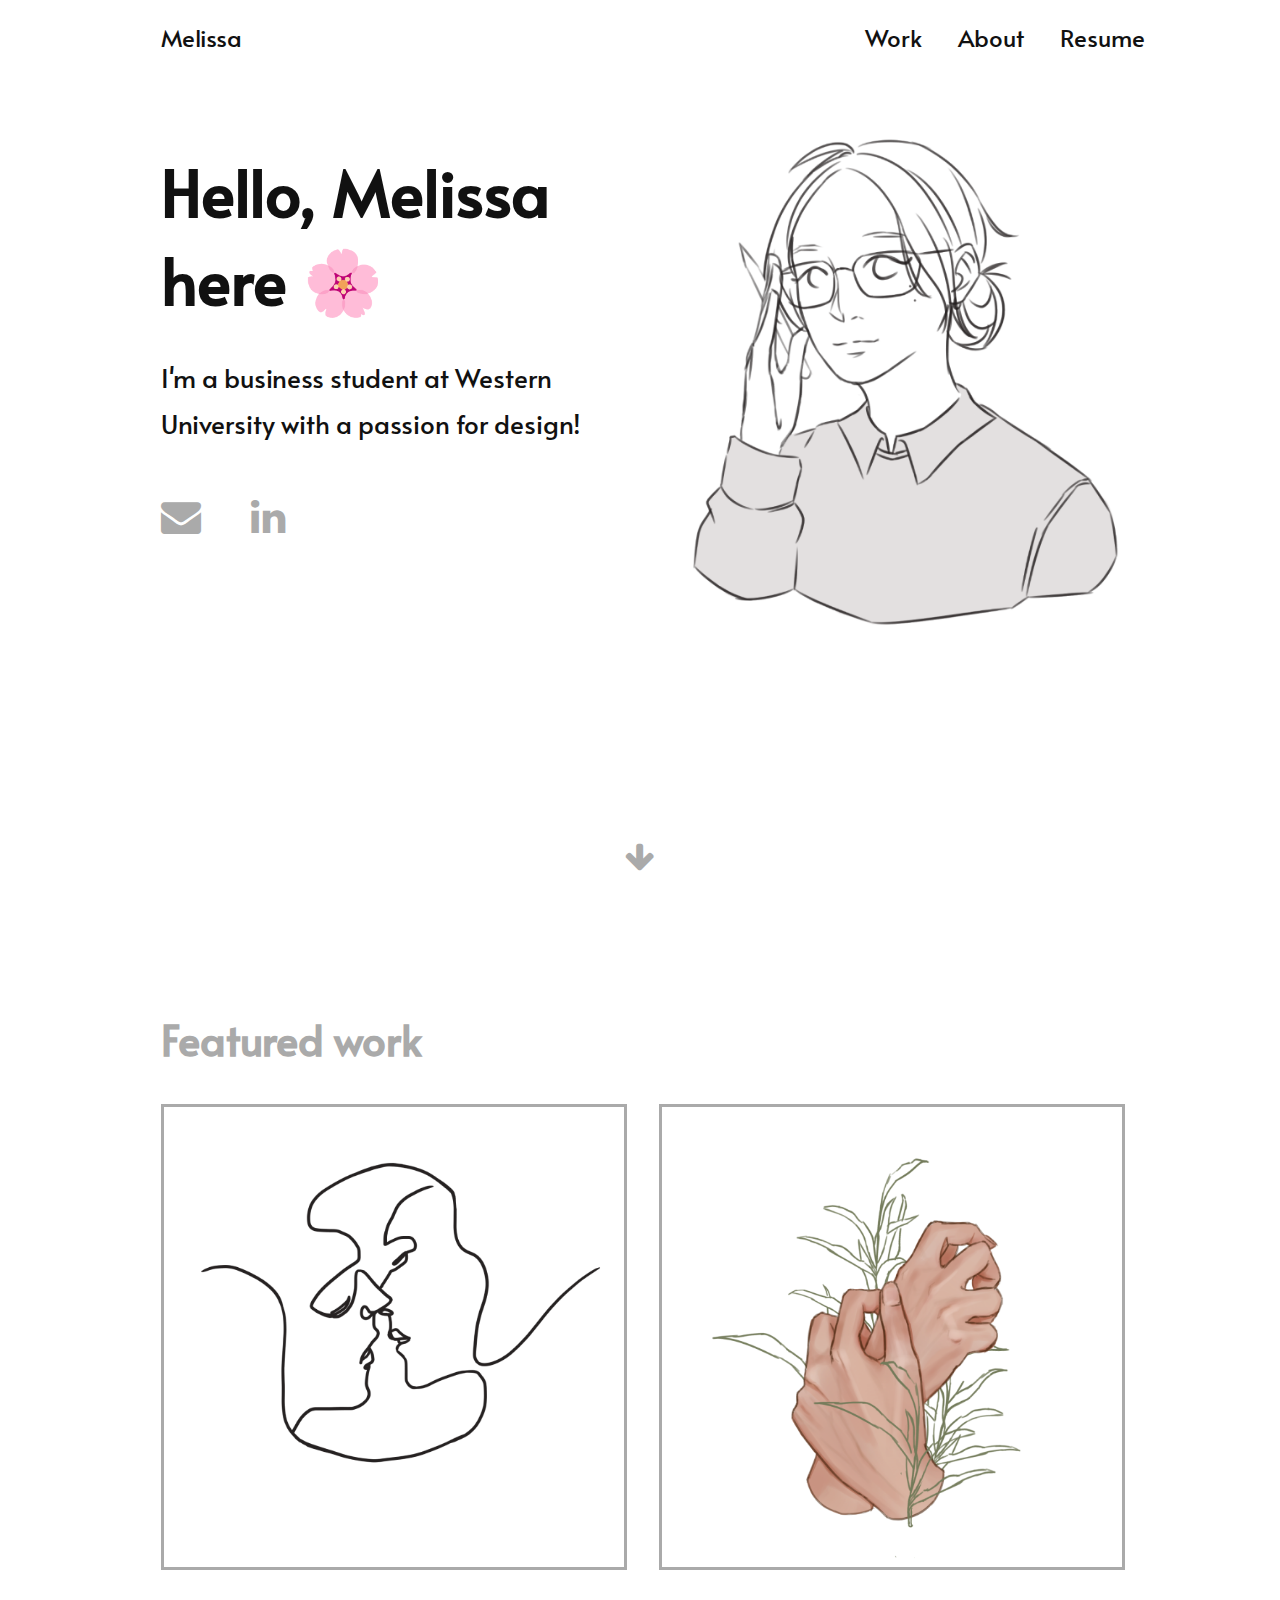
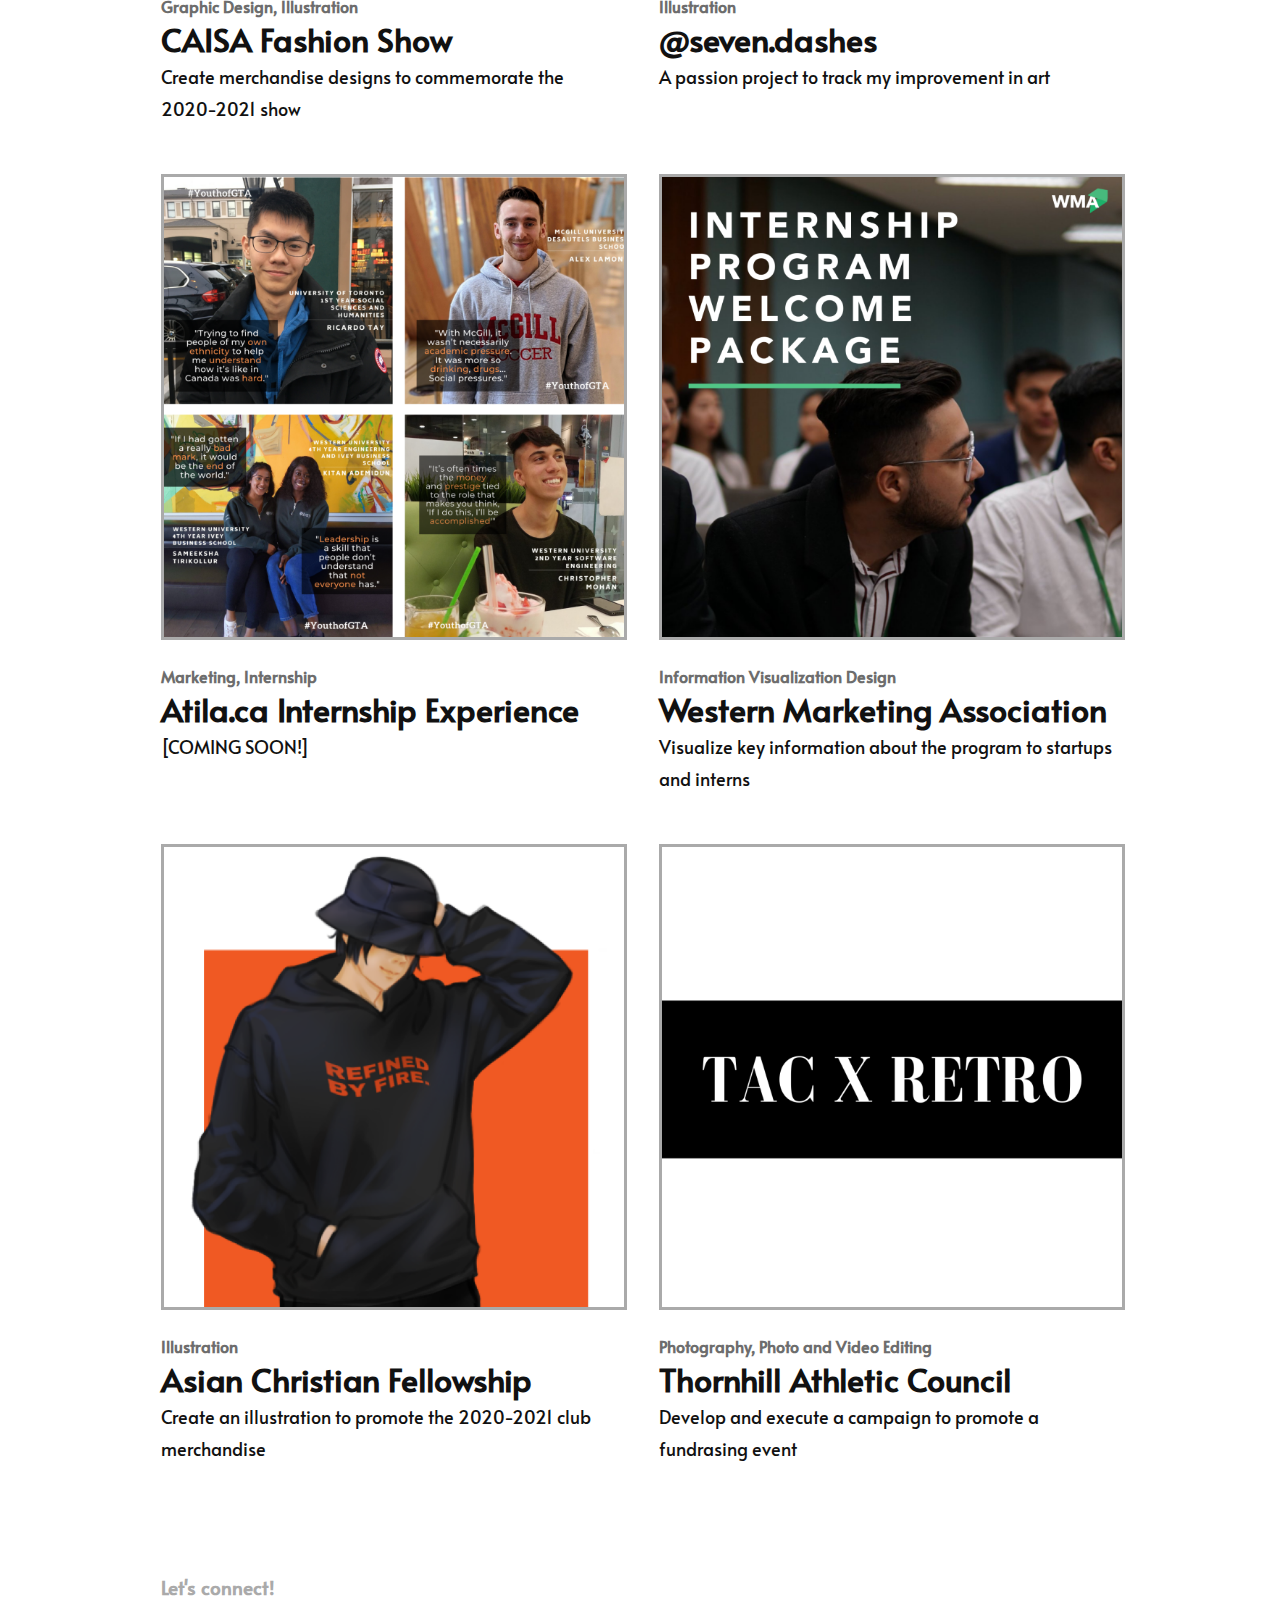
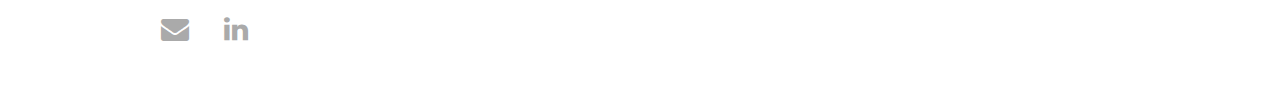
<file: index.html>
<!DOCTYPE html>
<html lang="en">

<head>
  <meta charset="utf-8" />
  <meta http-equiv="X-UA-Compatible" content="IE=edge" />
  <meta name="viewport" content="width=device-width, initial-scale=1" />

  <title>Melissa Wen</title>

  <link rel='shortcut icon' href='images/favicon.png' />

  <meta name="description" content="Personal Website of Melissa Wen" />

  <meta property="og:type" content="website" />
  <meta property="og:title" content="Melissa Wen" />
  <meta property="og:description" content="Personal Website of Melissa Wen" />

  <link rel="stylesheet" type="text/css" href="styles.css" />
  <link rel="stylesheet" href="https://cdnjs.cloudflare.com/ajax/libs/font-awesome/4.7.0/css/font-awesome.min.css">
</head>

<body>
  <nav>
    <a href="index.html">Melissa</a>
    <div class="nav-items">
      <a href="#work">Work</a>
      <a href="about.html">About</a>
      <a href="melissaresume.pdf" target="_blank">Resume</a>
    </div>
  </nav>
  <section class="landing-container">
    <div class="main">
      <div class="half">
        <h1>Hello, Melissa here <span id="flower">🌸</span></h1>
        <p>
          I'm a business student at Western University with a passion for design!
        </p>
        <div class="socials">
          <a target="_blank" href="mailto:melissawen1234@yahoo.com" rel="noopener"><i class="fa fa-envelope"></i></a>
          <a target="_blank" href="https://www.linkedin.com/in/melissa-wen-63aa8b198/" rel="noopener"><i
              class="fa fa-linkedin"></i></a>
        </div>
      </div>
      <div class="half">
        <img src="images/melissa.png" alt="melissa">
      </div>
    </div>
  </section>
  <div class="arrow bounce">
    <a class="fa fa-arrow-down fa-2x" href="#work"></a>
  </div>
  <section class="experience-container" id="work">
    <h2>Featured work</h2>
    <div class="grid">
      <div class="card">
        <a href="./projects/cfs.html">
          <img src="images/card1.png" alt="card 1">
          <h4>Graphic Design, Illustration</h4>
          <h2>CAISA Fashion Show</h2>
          <p>Create merchandise designs to commemorate the 2020-2021 show</p>
        </a>
      </div>
      <div class="card">
        <a href="./projects/insta.html">
          <img src="images/card2.png" alt="card 2">
          <h4>Illustration</h4>
          <h2>@seven.dashes</h2>
          <p>A passion project to track my improvement in art</p>
        </a>
      </div>
      <div class="card">
        <a>
          <img src="images/card4.png" alt="card 4">
          <h4>Marketing, Internship</h4>
          <h2>Atila.ca Internship Experience</h2>
          <p>[COMING SOON!]</p>
        </a>
      </div>
      <div class="card">
        <a href="./projects/wma.html">
          <img src="images/card3.png" alt="card 3">
          <h4>Information Visualization Design</h4>
          <h2>Western Marketing Association</h2>
          <p>Visualize key information about the program to startups and interns</p>
        </a>
      </div>
      <div class="card">
        <a href="./projects/acf.html">
          <img src="images/card5.png" alt="card 5">
          <h4>Illustration</h4>
          <h2>Asian Christian Fellowship</h2>
          <p>Create an illustration to promote the 2020-2021 club merchandise</p>
        </a>
      </div>
      <div class="card">
        <a href="./projects/tac.html">
          <img src="images/card6.png" alt="card 6">
          <h4>Photography, Photo and Video Editing</h4>
          <h2>Thornhill Athletic Council</h2>
          <p>Develop and execute a campaign to promote a fundrasing event</p>
        </a>
      </div>

    </div>
  </section>
  <footer>
    <h3>Let's connect!</h3>
    <div class="socials">
      <a target="_blank" href="mailto:melissawen1234@yahoo.com" rel="noopener"><i class="fa fa-envelope"></i></a>
      <a target="_blank" href="https://www.linkedin.com/in/melissa-wen-63aa8b198/" rel="noopener"><i
          class="fa fa-linkedin"></i></a>
    </div>
  </footer>
</body>

</html>
</file>
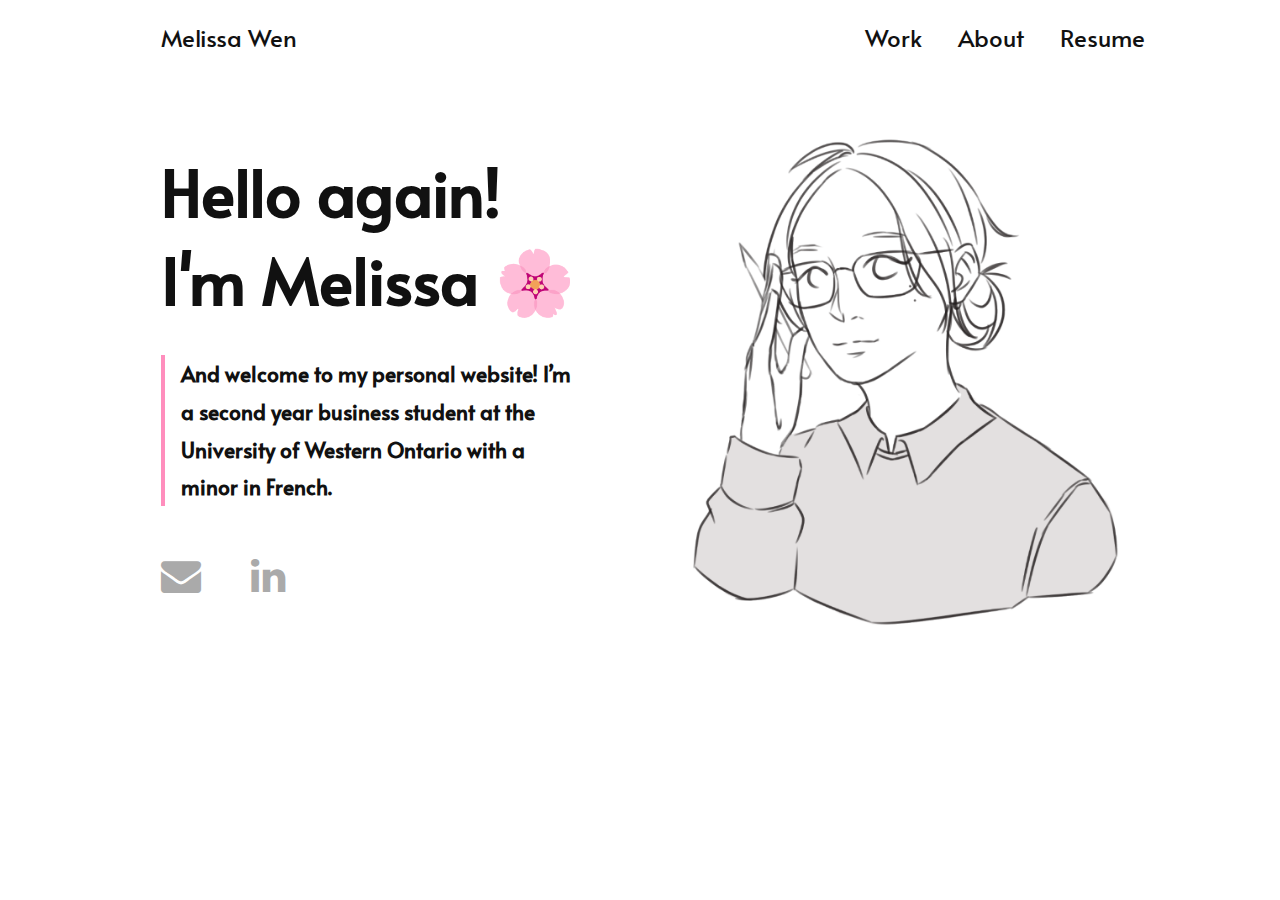
<file: about.html>
<!DOCTYPE html>
<html lang="en">

<head>
    <meta charset="utf-8" />
    <meta http-equiv="X-UA-Compatible" content="IE=edge" />
    <meta name="viewport" content="width=device-width, initial-scale=1" />

    <title>Melissa Wen | About</title>

    <link rel='shortcut icon' href='images/favicon.png' />

    <meta name="description" content="Personal Website of Melissa Wen" />

    <meta property="og:type" content="website" />
    <meta property="og:title" content="Melissa Wen" />
    <meta property="og:description" content="Personal Website of Melissa Wen" />

    <link rel="stylesheet" type="text/css" href="styles.css" />
    <link rel="stylesheet" href="https://cdnjs.cloudflare.com/ajax/libs/font-awesome/4.7.0/css/font-awesome.min.css">
</head>

<body>
    <nav>
        <a href="index.html">Melissa Wen</a>
        <div class="nav-items">
            <a href="index.html#work">Work</a>
            <a href="about.html">About</a>
            <a href="melissaresume.pdf" target="_blank">Resume</a>
        </div>
    </nav>
    <section class="landing-container">
        <div class="main">
            <div class="half">
                <h1>Hello again! <br> I'm Melissa <span id="flower">🌸</span></h1>
                <div class="blockquote">
                    <h3>And welcome to my personal website! I’m a second year business student at the University of
                        Western Ontario with a minor in French.</h3>
                </div>

                <div class="socials">
                    <a target="_blank" href="mailto:melissawen1234@yahoo.com" rel="noopener"><i
                            class="fa fa-envelope"></i></a>
                    <a target="_blank" href="https://www.linkedin.com/in/melissa-wen-63aa8b198/" rel="noopener"><i
                            class="fa fa-linkedin"></i></a>
                </div>
            </div>
            <div class="half">
                <img src="images/melissa.png" alt="melissa">
            </div>
        </div>
    </section>
</body>

</html>
</file>
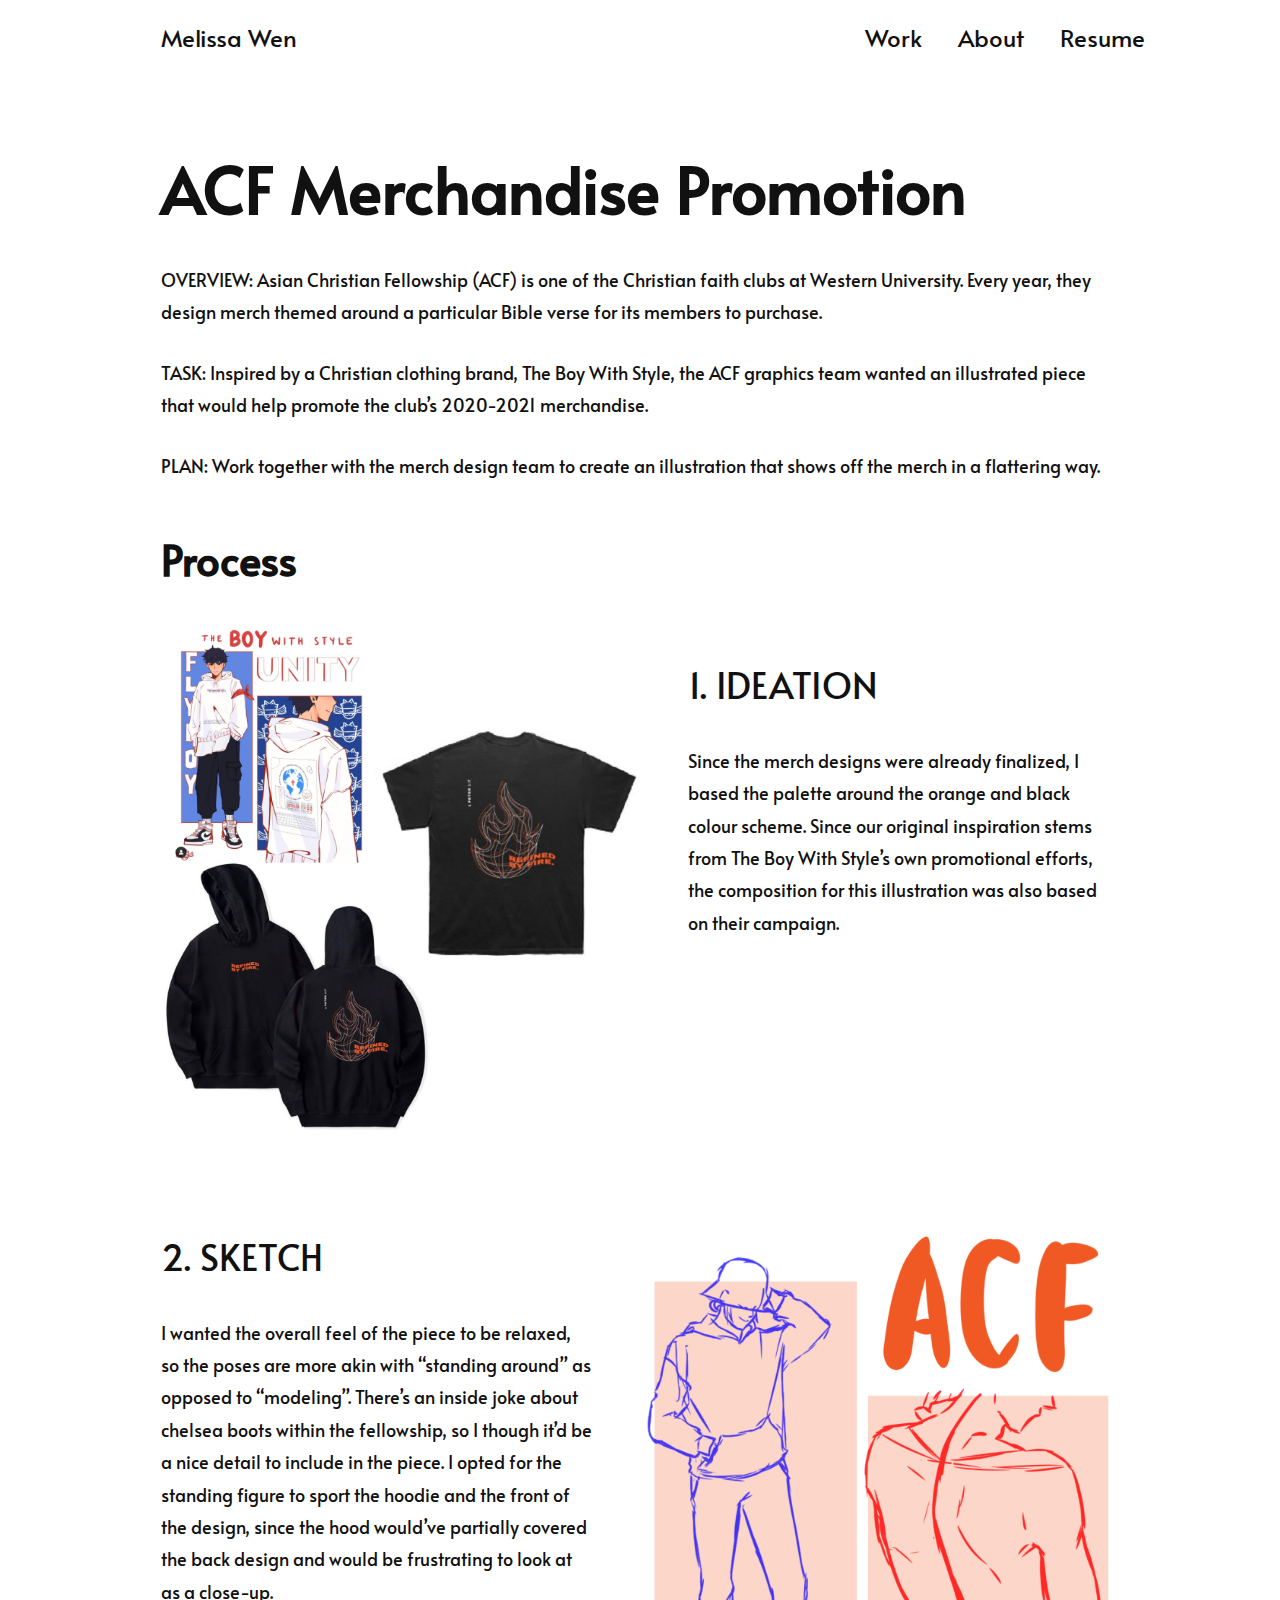
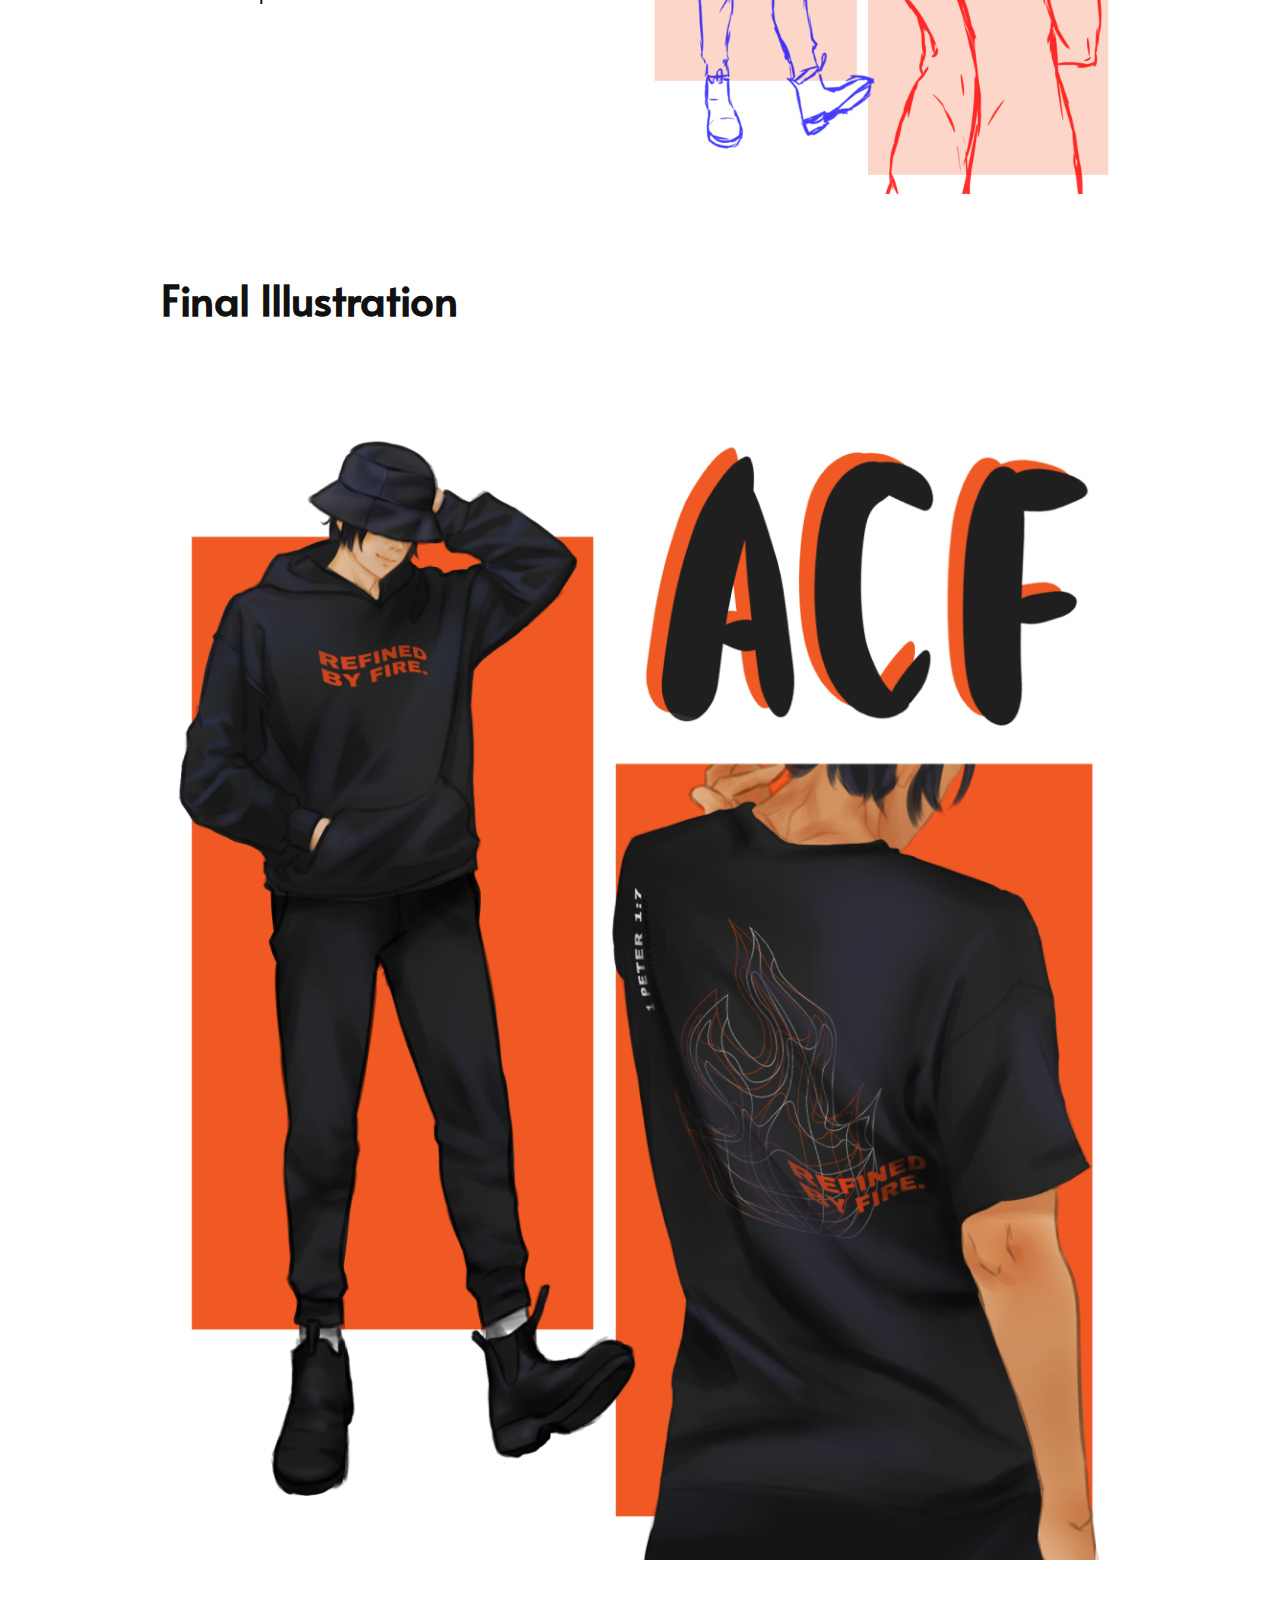
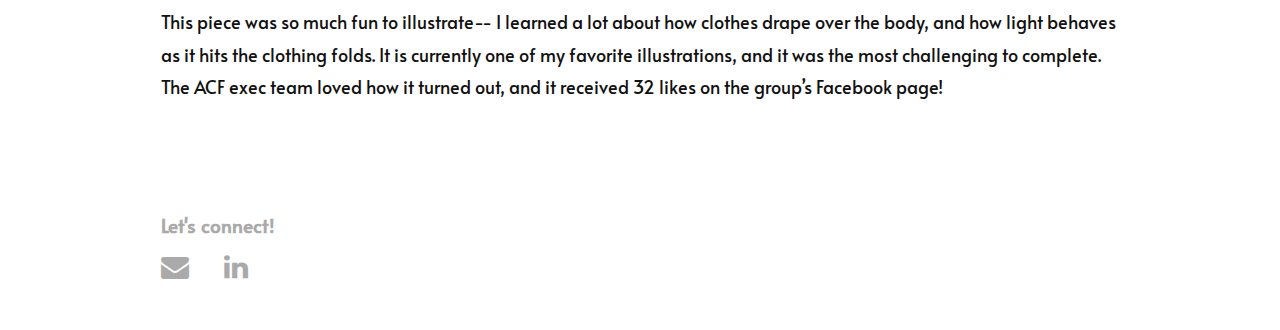
<file: projects/acf.html>
<!DOCTYPE html>
<html lang="en">

<head>
    <meta charset="utf-8" />
    <meta http-equiv="X-UA-Compatible" content="IE=edge" />
    <meta name="viewport" content="width=device-width, initial-scale=1" />

    <title>Melissa Wen | ACF Merch Promotion </title>

    <link rel='shortcut icon' href='images/favicon.png' />

    <meta name="description" content="Personal Website of Melissa Wen" />

    <meta property="og:type" content="website" />
    <meta property="og:title" content="Melissa Wen" />
    <meta property="og:description" content="Personal Website of Melissa Wen" />

    <link rel="stylesheet" type="text/css" href="../styles.css" />
    <link rel="stylesheet" href="https://cdnjs.cloudflare.com/ajax/libs/font-awesome/4.7.0/css/font-awesome.min.css">
</head>

<body>
    <nav>
        <a href="../index.html">Melissa Wen</a>
        <div class="nav-items">
            <a href="../index.html#work">Work</a>
            <a href="../about.html">About</a>
            <a href="../melissaresume.pdf" target="_blank">Resume</a>
        </div>
    </nav>
    <section class="project">
        <h1>ACF Merchandise Promotion</h1>
        <div class="description">
            <p>OVERVIEW: Asian Christian Fellowship (ACF) is one of the Christian faith clubs at Western University.
                Every year, they design merch themed around a particular Bible verse for its members to purchase.
            </p>
            <p>
                TASK: Inspired by a Christian clothing brand, The Boy With Style, the ACF graphics team wanted an
                illustrated piece that would help promote the club’s 2020-2021 merchandise.
            </p>
            <p>
                PLAN: Work together with the merch design team to create an illustration that shows off the merch in a
                flattering way.
            </p>
        </div>
        <div class="process">
            <h2>Process</h2>
            <div class="project-row-odd">
                <div class="project-column">
                    <img src="../images/acf1.png" alt="ideation">
                </div>
                <div class="project-column">
                    <div class="project-text">
                        <h3>1. Ideation</h3>
                        <p>Since the merch designs were already finalized, I based the palette around the orange and
                            black colour scheme. Since our original inspiration stems from The Boy With Style’s own
                            promotional efforts, the composition for this illustration was also based on their campaign.
                        </p>
                    </div>
                </div>
            </div>
            <div class="project-row-even">
                <div class="project-column">
                    <div class="project-text">
                        <h3>2. Sketch</h3>
                        <p>I wanted the overall feel of the piece to be relaxed, so the poses are more akin with
                            “standing around” as opposed to “modeling”. There’s an inside joke about chelsea boots
                            within the fellowship, so I though it’d be a nice detail to include in the piece. I opted
                            for the standing figure to sport the hoodie and the front of the design, since the hood
                            would’ve partially covered the back design and would be frustrating to look at as a
                            close-up.
                        </p>
                    </div>
                </div>
                <div class="project-column">
                    <img src="../images/acf2.png" alt="sketch">
                </div>
            </div>

        </div>
        <div class="process">
            <h2>Final Illustration</h2>
            <img src="../images/acf3.png" alt="final">
            <p>This piece was so much fun to illustrate-- I learned a lot about how clothes drape over the body, and how
                light behaves as it hits the clothing folds. It is currently one of my favorite illustrations, and it
                was the most challenging to complete. The ACF exec team loved how it turned out, and it received 32
                likes on the group’s Facebook page!</p>
        </div>
    </section>
    <footer>
        <h3>Let's connect!</h3>
        <div class="socials">
            <a target="_blank" href="mailto:melissawen1234@yahoo.com" rel="noopener"><i class="fa fa-envelope"></i></a>
            <a target="_blank" href="https://www.linkedin.com/in/melissa-wen-63aa8b198/" rel="noopener"><i
                    class="fa fa-linkedin"></i></a>
        </div>
    </footer>
</body>

</html>
</file>
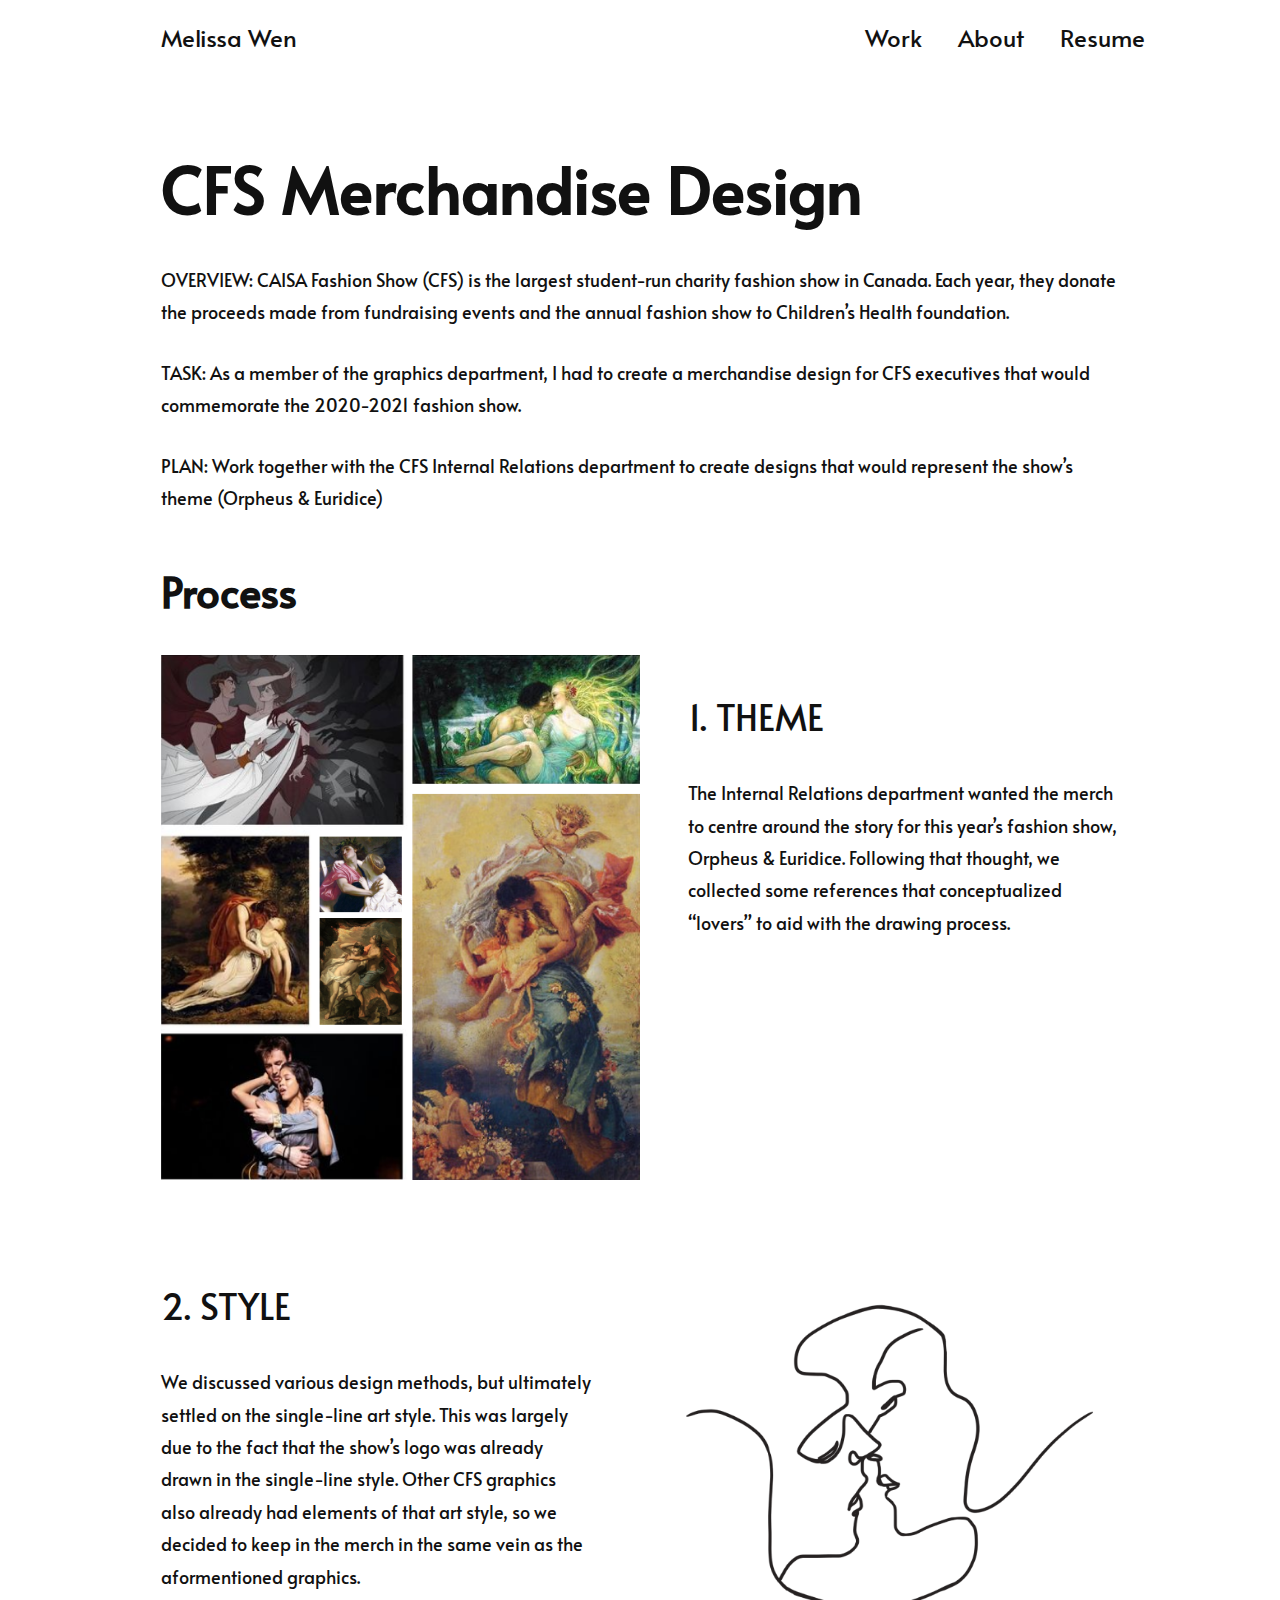
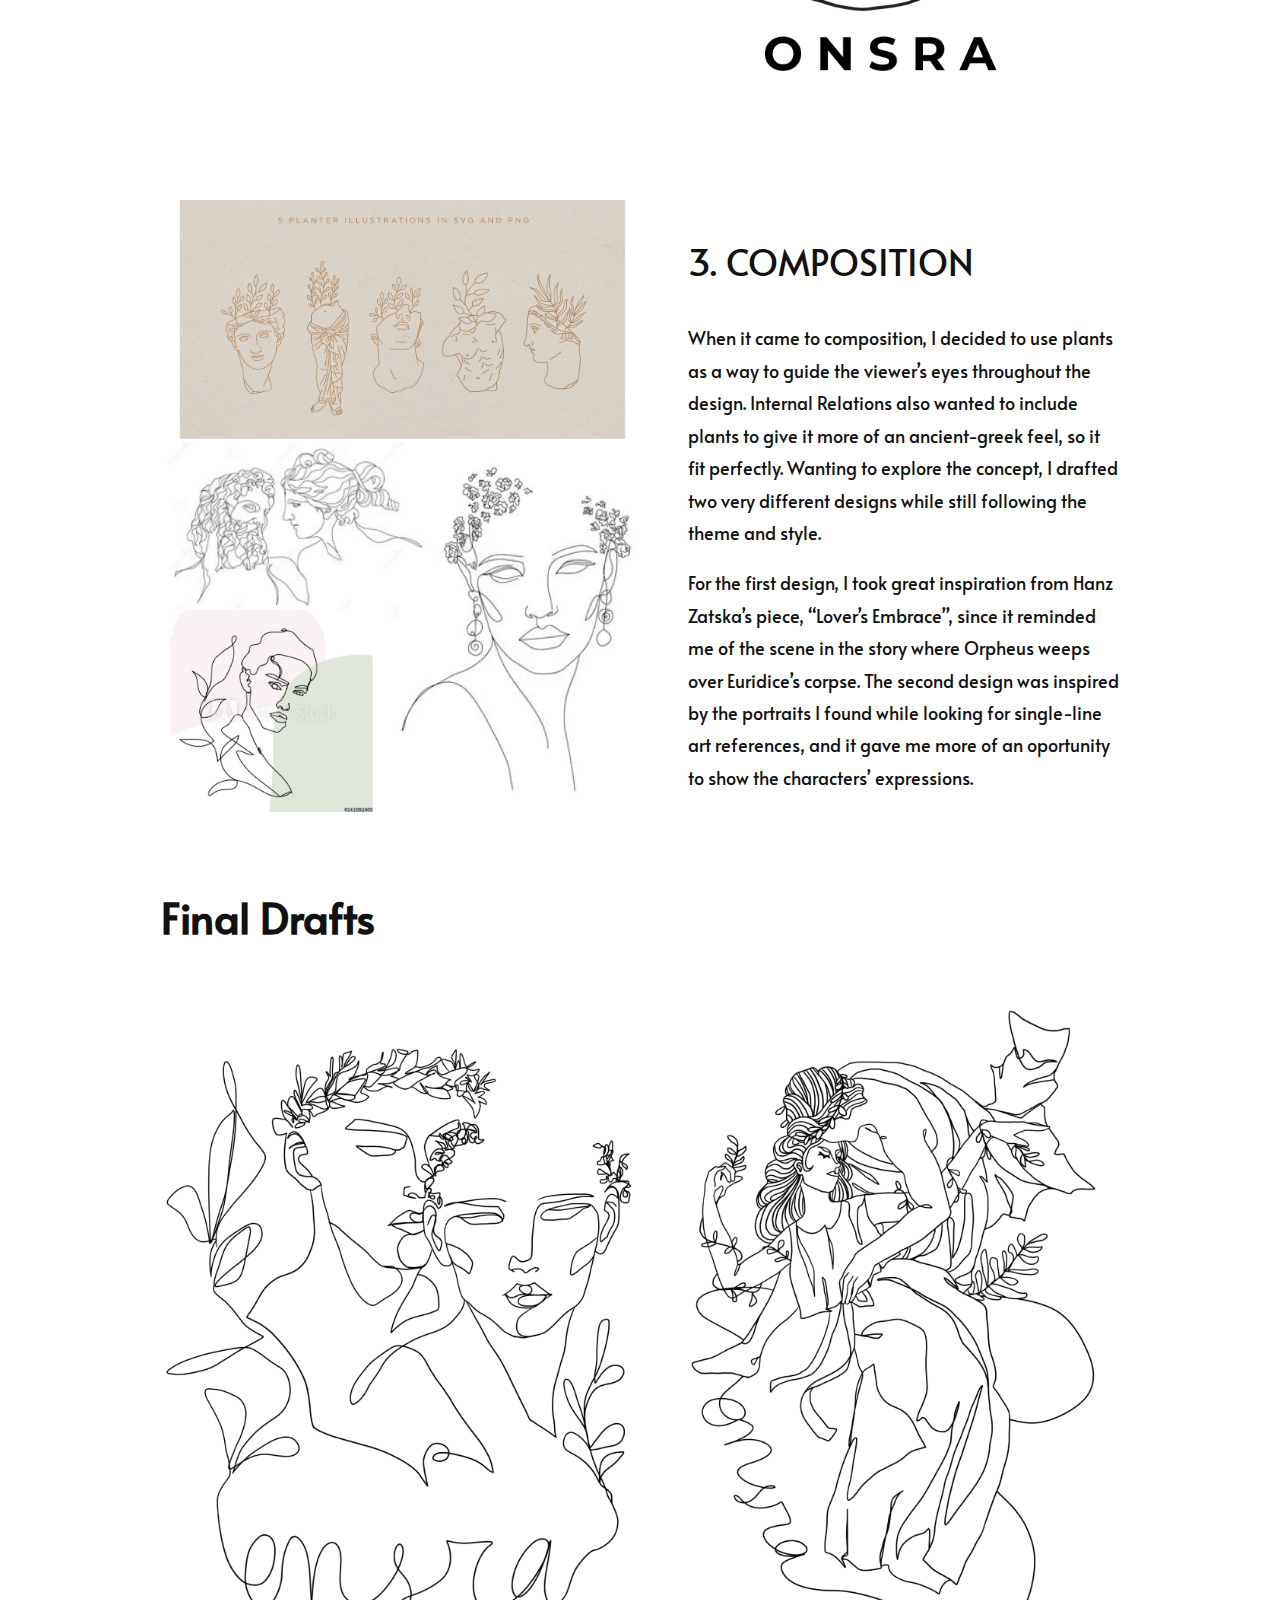
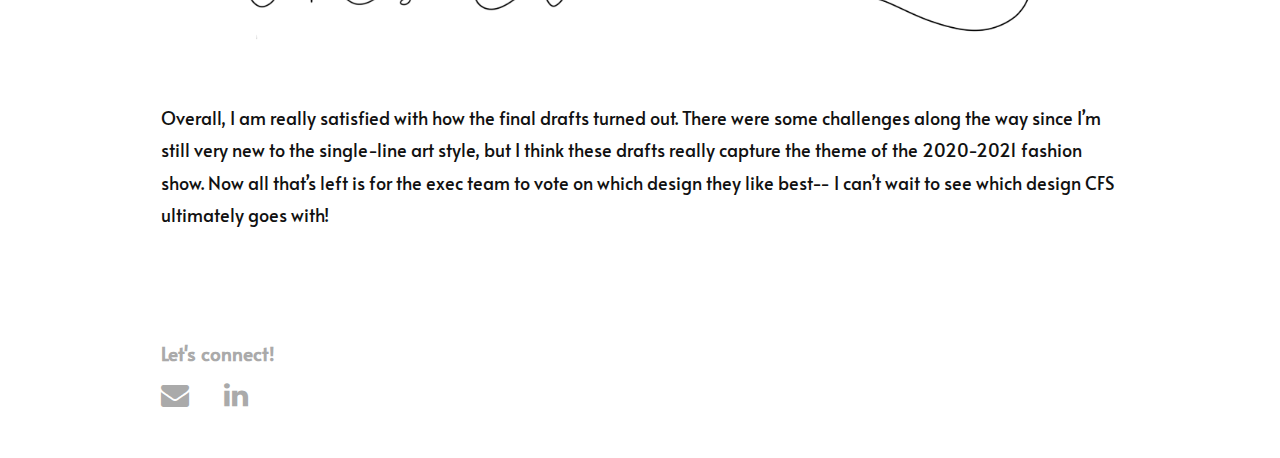
<file: projects/cfs.html>
<!DOCTYPE html>
<html lang="en">

<head>
    <meta charset="utf-8" />
    <meta http-equiv="X-UA-Compatible" content="IE=edge" />
    <meta name="viewport" content="width=device-width, initial-scale=1" />

    <title>Melissa Wen | CFS Merch Design </title>

    <link rel='shortcut icon' href='images/favicon.png' />

    <meta name="description" content="Personal Website of Melissa Wen" />

    <meta property="og:type" content="website" />
    <meta property="og:title" content="Melissa Wen" />
    <meta property="og:description" content="Personal Website of Melissa Wen" />

    <link rel="stylesheet" type="text/css" href="../styles.css" />
    <link rel="stylesheet" href="https://cdnjs.cloudflare.com/ajax/libs/font-awesome/4.7.0/css/font-awesome.min.css">
</head>

<body>
    <nav>
        <a href="../index.html">Melissa Wen</a>
        <div class="nav-items">
            <a href="../index.html#work">Work</a>
            <a href="../about.html">About</a>
            <a href="../melissaresume.pdf" target="_blank">Resume</a>
        </div>
    </nav>
    <section class="project">
        <h1>CFS Merchandise Design</h1>
        <div class="description">
            <p>OVERVIEW: CAISA Fashion Show (CFS) is the largest student-run charity fashion show in Canada. Each year,
                they donate the proceeds made from fundraising events and the annual fashion show to Children’s Health
                foundation.
            </p>
            <p>
                TASK: As a member of the graphics department, I had to create a merchandise design for CFS executives
                that would commemorate the 2020-2021 fashion show.
            </p>
            <p>
                PLAN: Work together with the CFS Internal Relations department to create designs that would represent
                the show’s theme (Orpheus & Euridice)
            </p>
        </div>
        <div class="process">
            <h2>Process</h2>
            <div class="project-row-odd">
                <div class="project-column">
                    <img src="../images/cfs1.png" alt="theme">
                </div>
                <div class="project-column">
                    <div class="project-text">
                        <h3>1. Theme</h3>
                        <p>The Internal Relations department wanted the merch to centre around the story for this year’s
                            fashion show, Orpheus & Euridice. Following that thought, we collected some references that
                            conceptualized “lovers” to aid with the drawing process.
                        </p>
                    </div>
                </div>
            </div>
            <div class="project-row-even">
                <div class="project-column">
                    <div class="project-text">
                        <h3>2. Style</h3>
                        <p>We discussed various design methods, but ultimately settled on the single-line art style.
                            This
                            was largely due to the fact that the show’s logo was already drawn in the single-line style.
                            Other CFS graphics also already had elements of that art style, so we decided to keep in the
                            merch in the same vein as the aformentioned graphics.
                        </p>
                    </div>
                </div>
                <div class="project-column">
                    <img src="../images/cfs2.png" alt="style">
                </div>
            </div>
            <div class="project-row-odd">
                <div class="project-column">
                    <img src="../images/cfs3.png" alt="composition">
                </div>
                <div class="project-column project-text">
                    <div class="project-text">
                        <h3>3. Composition</h3>
                        <p>When it came to composition, I decided to use plants as a way to guide the viewer’s eyes
                            throughout the design. Internal Relations also wanted to include plants to give it more of
                            an
                            ancient-greek feel, so it fit perfectly. Wanting to explore the concept, I drafted two very
                            different designs while still following the theme and style.
                        </p>
                        <p>For the first design, I took great inspiration from Hanz Zatska’s piece, “Lover’s Embrace”,
                            since
                            it reminded me of the scene in the story where Orpheus weeps over Euridice’s corpse. The
                            second
                            design was inspired by the portraits I found while looking for single-line art references,
                            and
                            it gave me more of an oportunity to show the characters’ expressions.
                        </p>
                    </div>
                </div>
            </div>
        </div>
        <div class="process">
            <h2>Final Drafts</h2>
            <img src="../images/cfs4.png" alt="final">
            <p>Overall, I am really satisfied with how the final drafts turned out. There were some challenges along the
                way since I’m still very new to the single-line art style, but I think these drafts really capture the
                theme of the 2020-2021 fashion show. Now all that’s left is for the exec team to vote on which design
                they like best-- I can’t wait to see which design CFS ultimately goes with! </p>
        </div>
    </section>
    <footer>
        <h3>Let's connect!</h3>
        <div class="socials">
            <a target="_blank" href="mailto:melissawen1234@yahoo.com" rel="noopener"><i class="fa fa-envelope"></i></a>
            <a target="_blank" href="https://www.linkedin.com/in/melissa-wen-63aa8b198/" rel="noopener"><i
                    class="fa fa-linkedin"></i></a>
        </div>
    </footer>
</body>

</html>
</file>
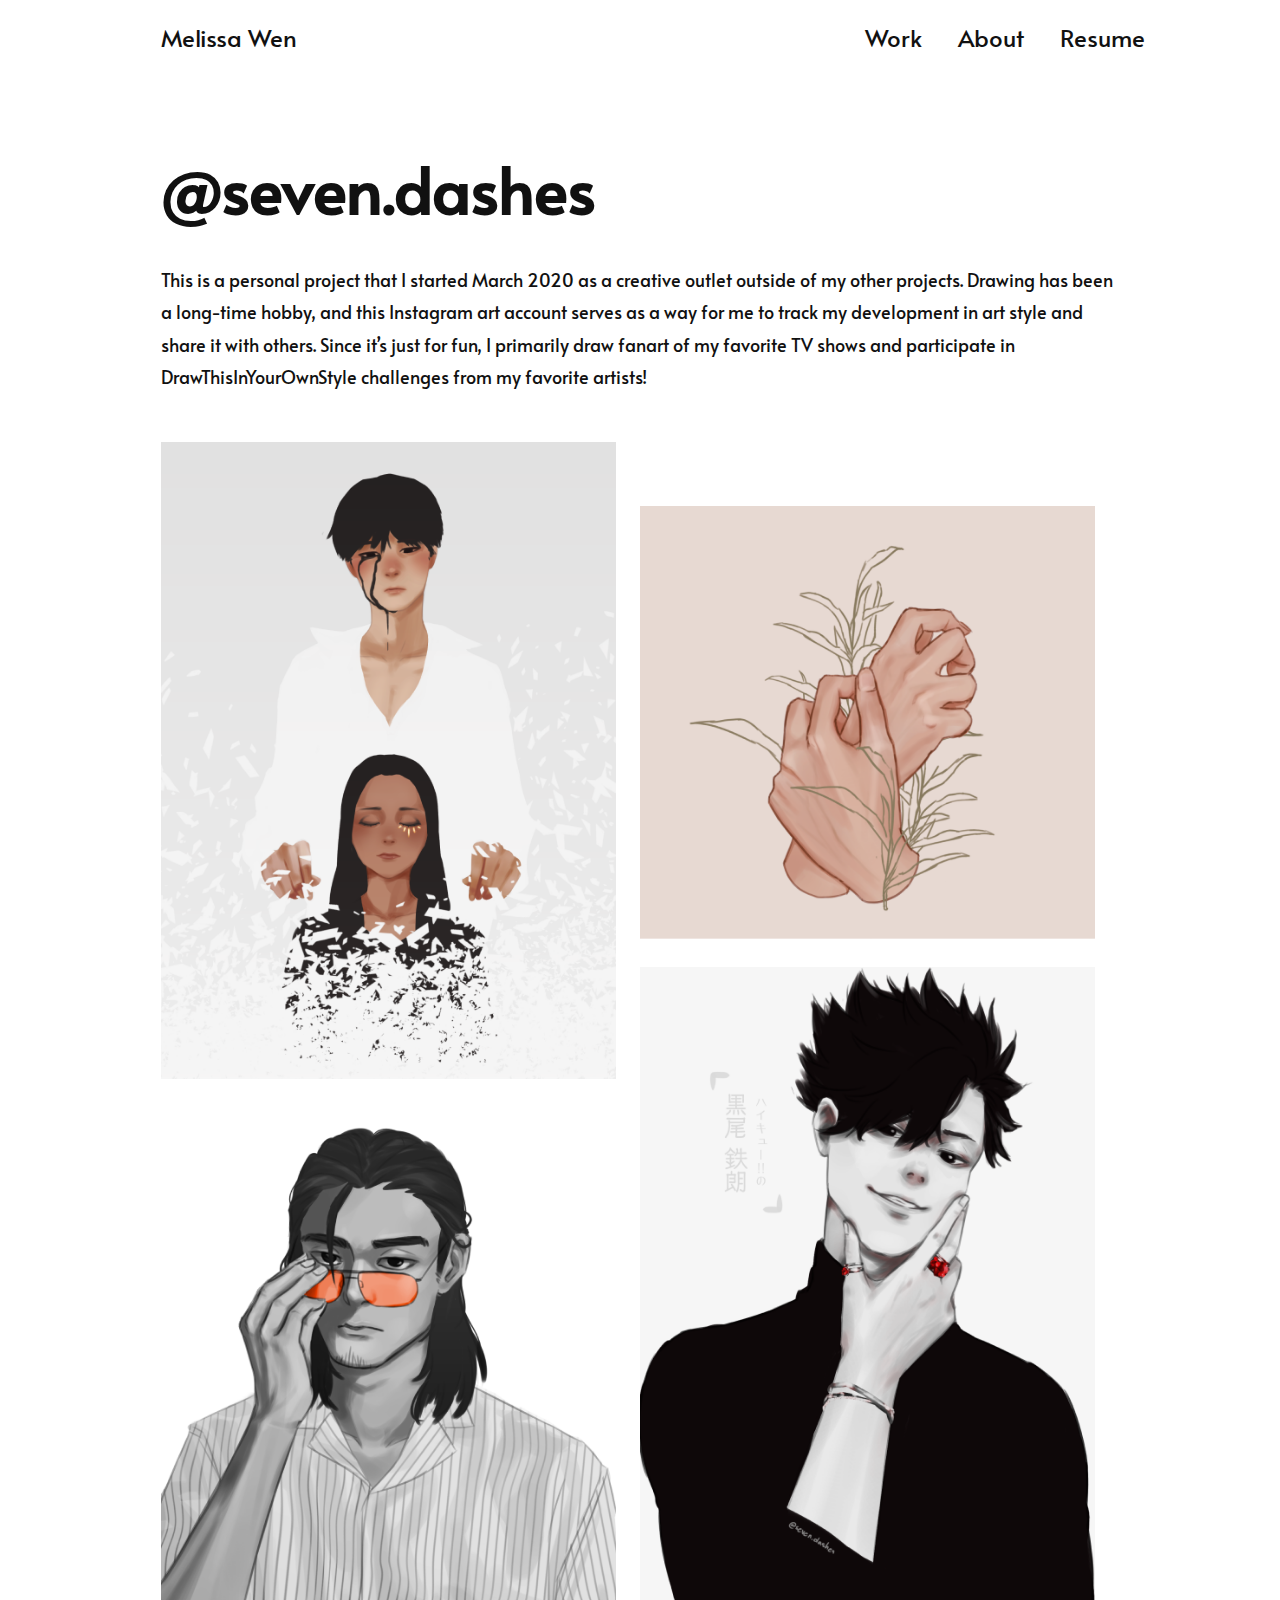
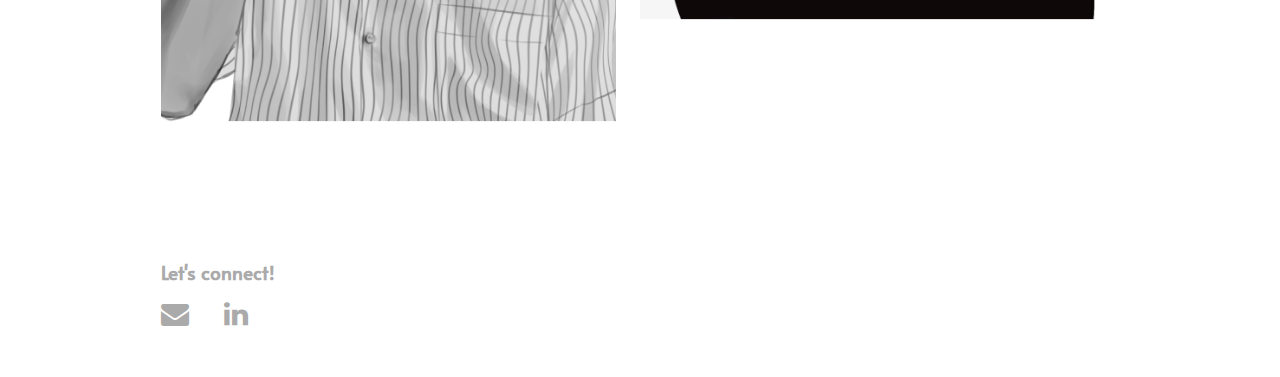
<file: projects/insta.html>
<!DOCTYPE html>
<html lang="en">

<head>
    <meta charset="utf-8" />
    <meta http-equiv="X-UA-Compatible" content="IE=edge" />
    <meta name="viewport" content="width=device-width, initial-scale=1" />

    <title>Melissa Wen | @seven.dashes </title>

    <link rel='shortcut icon' href='images/favicon.png' />

    <meta name="description" content="Personal Website of Melissa Wen" />

    <meta property="og:type" content="website" />
    <meta property="og:title" content="Melissa Wen" />
    <meta property="og:description" content="Personal Website of Melissa Wen" />

    <link rel="stylesheet" type="text/css" href="../styles.css" />
    <link rel="stylesheet" href="https://cdnjs.cloudflare.com/ajax/libs/font-awesome/4.7.0/css/font-awesome.min.css">
</head>

<body>
    <nav>
        <a href="../index.html">Melissa Wen</a>
        <div class="nav-items">
            <a href="../index.html#work">Work</a>
            <a href="../about.html">About</a>
            <a href="../melissaresume.pdf" target="_blank">Resume</a>
        </div>
    </nav>
    <section class="project">
        <h1>@seven.dashes</h1>
        <div class="description">
            <p>This is a personal project that I started March 2020 as a creative outlet outside of my other projects.
                Drawing has been a long-time hobby, and this Instagram art account serves as a way for me to track my
                development in art style and share it with others. Since it’s just for fun, I primarily draw fanart of
                my favorite TV shows and participate in DrawThisInYourOwnStyle challenges from my favorite artists!
            </p>
        </div>
        <div class="process">
            <div class="project-row">
                <div class="project-column">
                    <img src="../images/insta1.png" alt="sketch">
                    <img src="../images/insta3.png" alt="sketch">
                </div>
                <div class="project-column dent">
                    <img src="../images/insta2.png" alt="sketch">
                    <img src="../images/insta4.png" alt="sketch">
                </div>
            </div>
        </div>
    </section>
    <footer>
        <h3>Let's connect!</h3>
        <div class="socials">
            <a target="_blank" href="mailto:melissawen1234@yahoo.com" rel="noopener"><i class="fa fa-envelope"></i></a>
            <a target="_blank" href="https://www.linkedin.com/in/melissa-wen-63aa8b198/" rel="noopener"><i
                    class="fa fa-linkedin"></i></a>
        </div>
    </footer>
</body>

</html>
</file>
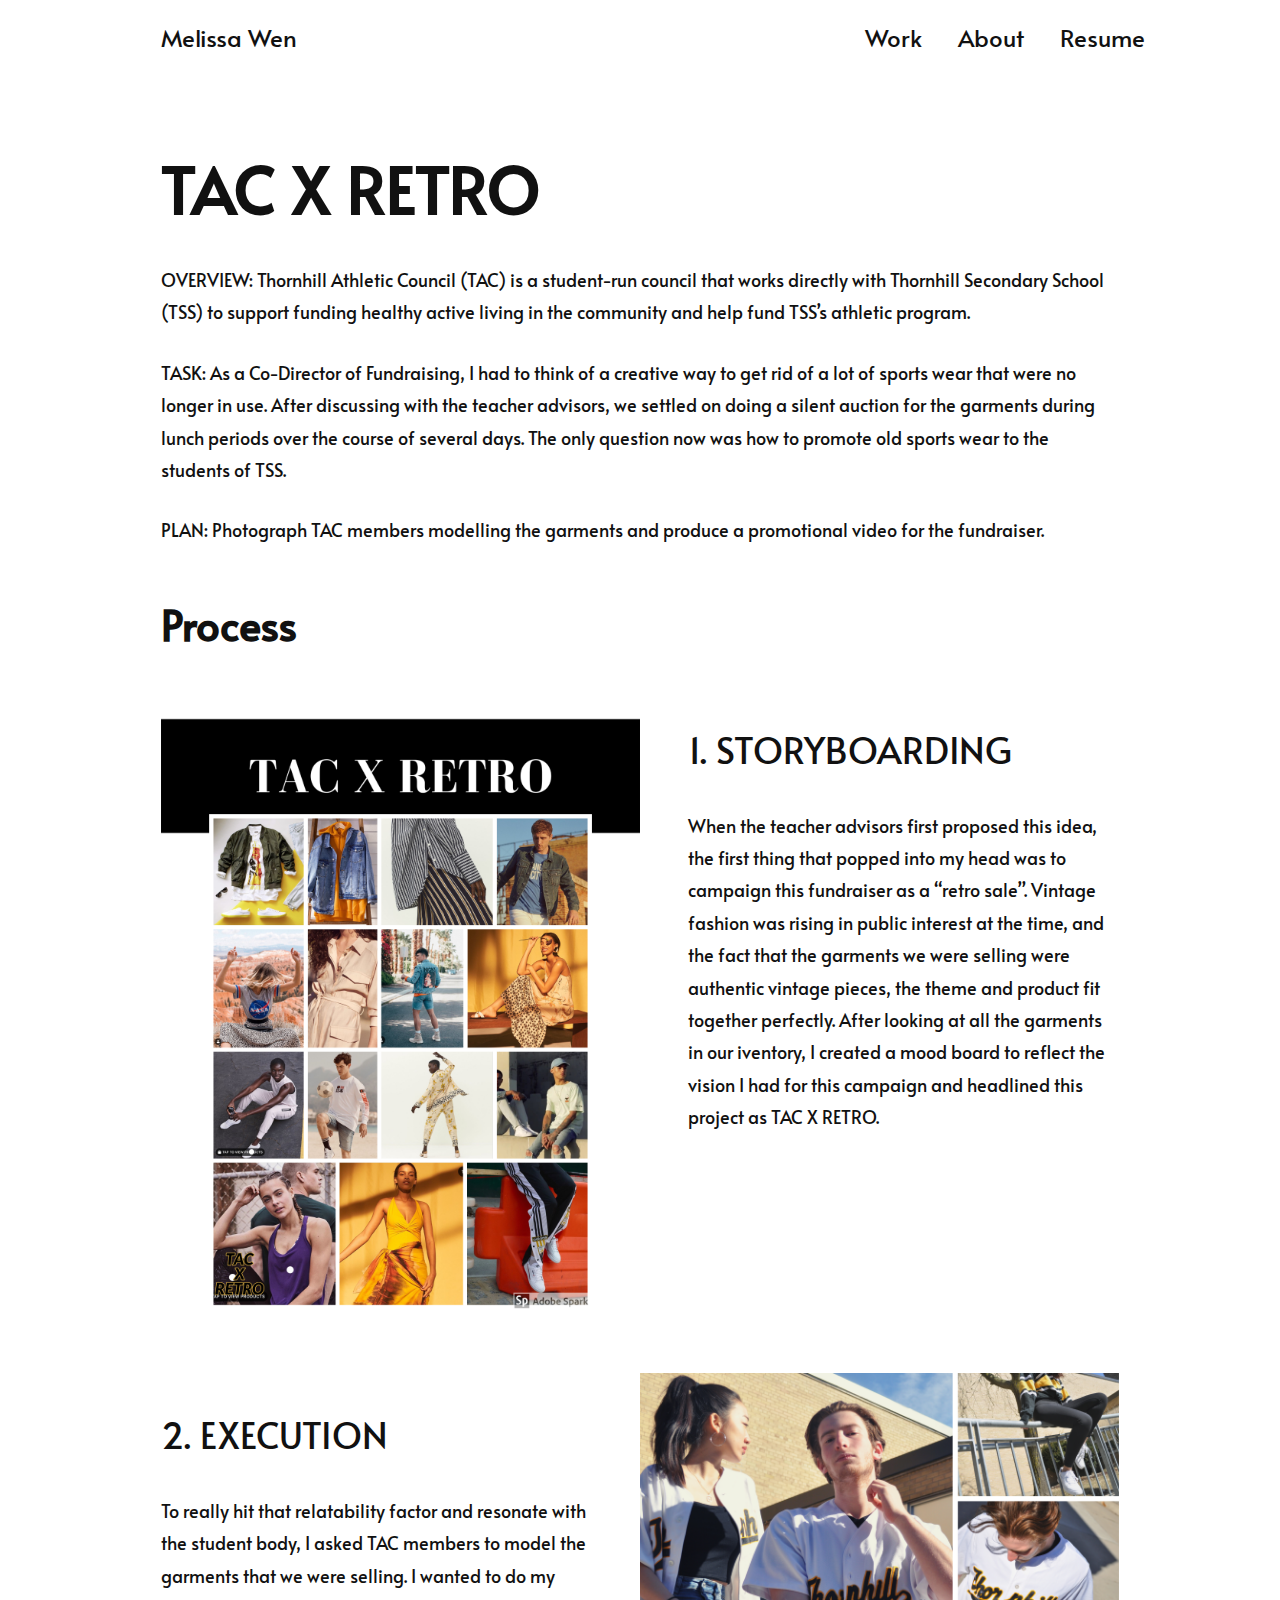
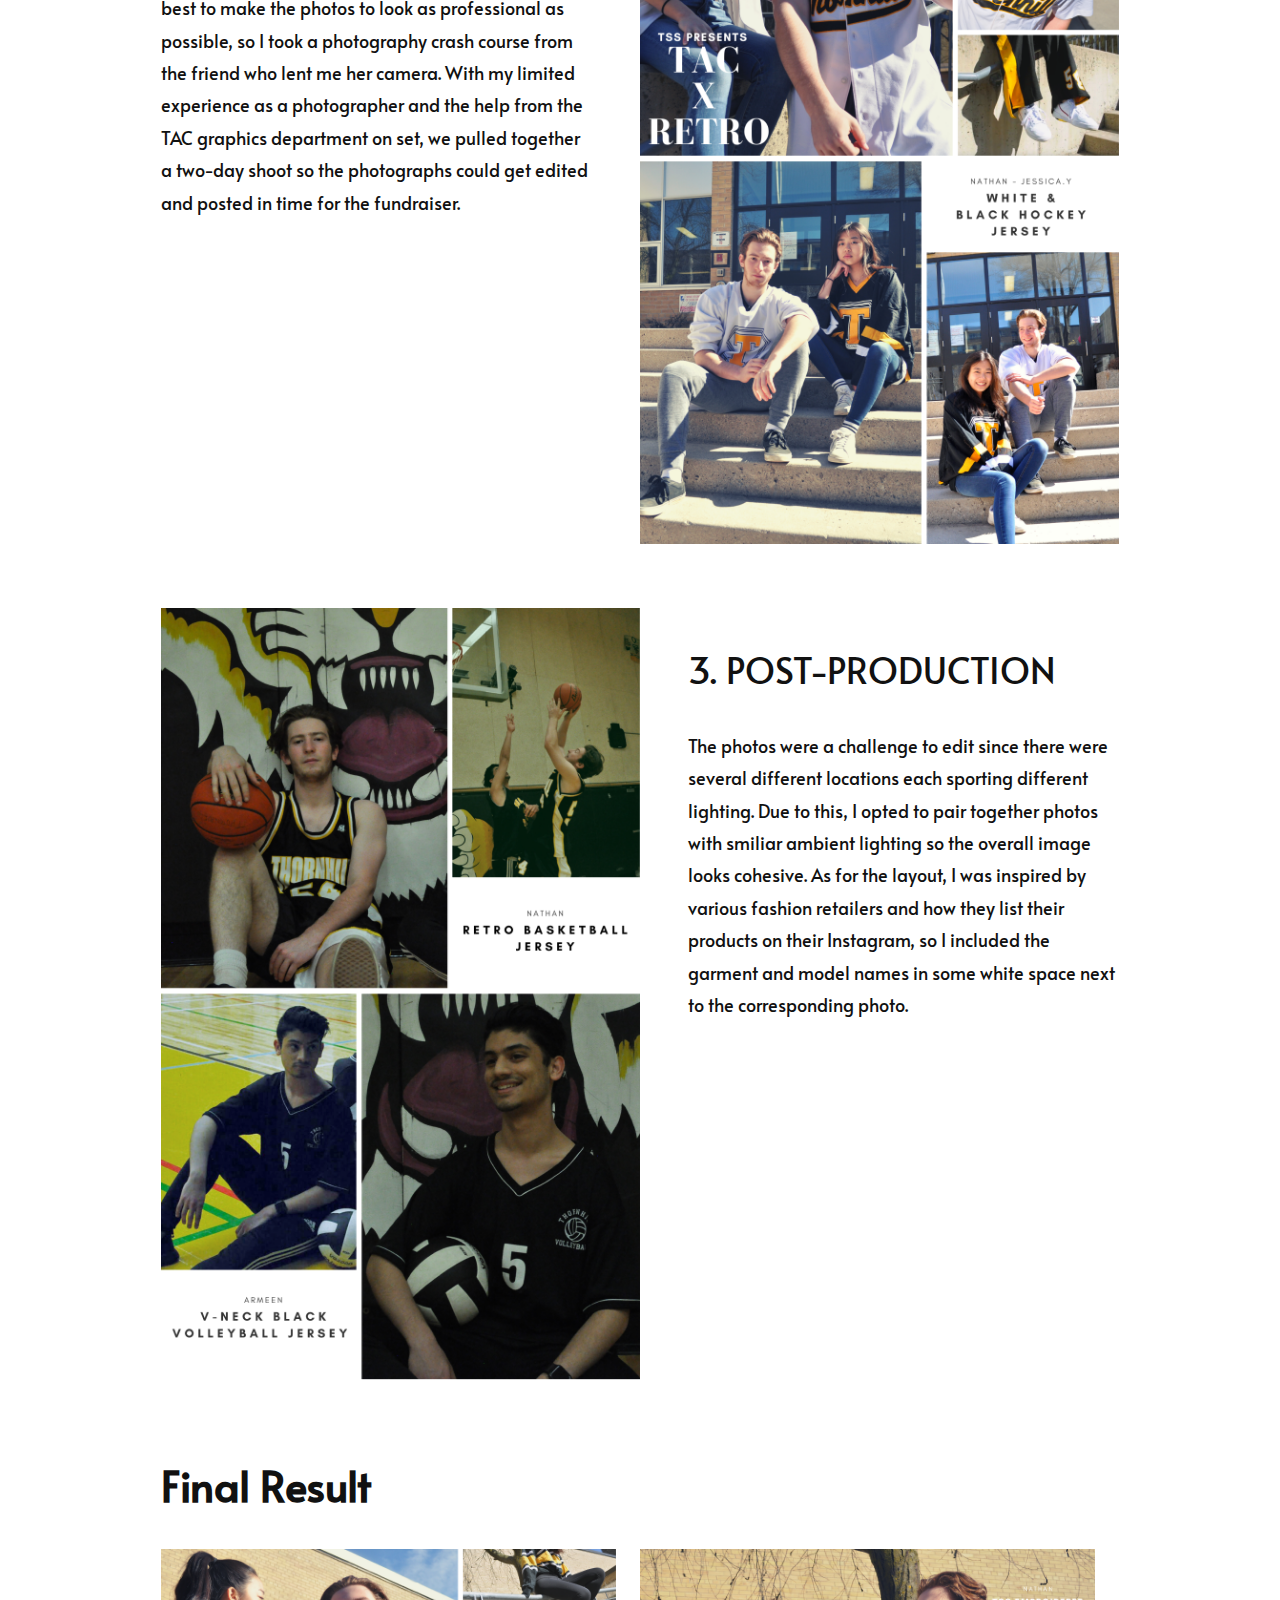
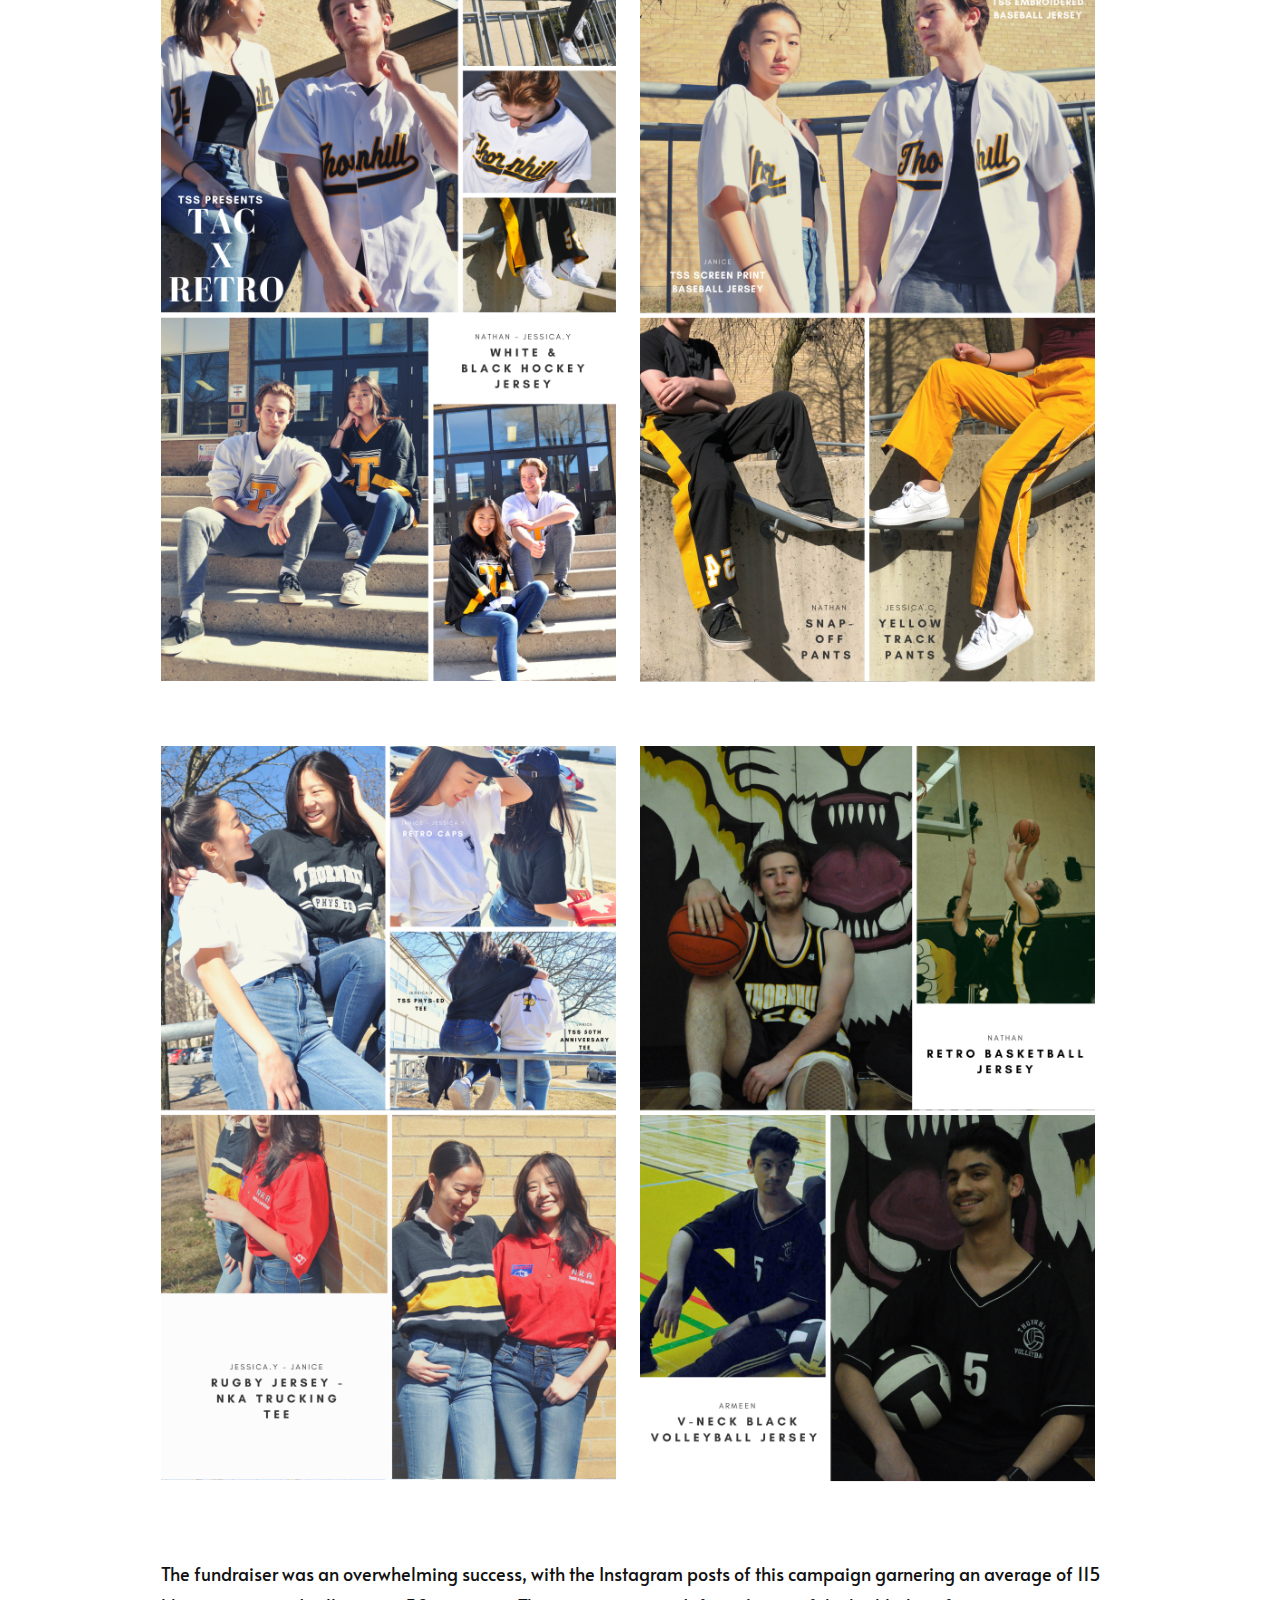
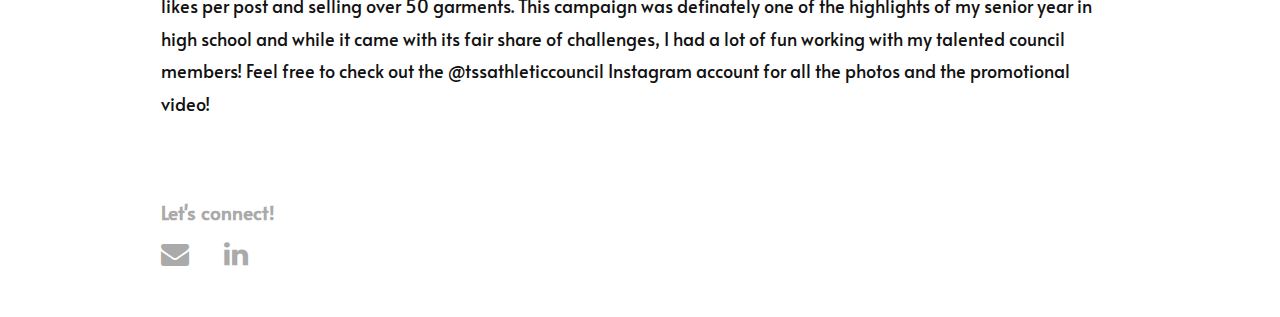
<file: projects/tac.html>
<!DOCTYPE html>
<html lang="en">

<head>
    <meta charset="utf-8" />
    <meta http-equiv="X-UA-Compatible" content="IE=edge" />
    <meta name="viewport" content="width=device-width, initial-scale=1" />

    <title>Melissa Wen | TAC X RETRO </title>

    <link rel='shortcut icon' href='images/favicon.png' />

    <meta name="description" content="Personal Website of Melissa Wen" />

    <meta property="og:type" content="website" />
    <meta property="og:title" content="Melissa Wen" />
    <meta property="og:description" content="Personal Website of Melissa Wen" />

    <link rel="stylesheet" type="text/css" href="../styles.css" />
    <link rel="stylesheet" href="https://cdnjs.cloudflare.com/ajax/libs/font-awesome/4.7.0/css/font-awesome.min.css">
</head>

<body>
    <nav>
        <a href="../index.html">Melissa Wen</a>
        <div class="nav-items">
            <a href="../index.html#work">Work</a>
            <a href="../about.html">About</a>
            <a href="../melissaresume.pdf" target="_blank">Resume</a>
        </div>
    </nav>
    <section class="project">
        <h1>TAC X RETRO</h1>
        <div class="description">
            <p>OVERVIEW: Thornhill Athletic Council (TAC) is a student-run council that works directly with Thornhill
                Secondary School (TSS) to support funding healthy active living in the community and help fund TSS’s
                athletic program.
            </p>
            <p>
                TASK: As a Co-Director of Fundraising, I had to think of a creative way to get rid of a lot of sports
                wear that were no longer in use. After discussing with the teacher advisors, we settled on doing a
                silent auction for the garments during lunch periods over the course of several days. The only question
                now was how to promote old sports wear to the students of TSS.
            </p>
            <p>
                PLAN: Photograph TAC members modelling the garments and produce a promotional video for the fundraiser.
            </p>
        </div>
        <div class="process">
            <h2>Process</h2>
            <div class="project-row-odd">
                <div class="project-column">
                    <img src="../images/tac1.png" alt="storyboarding">
                </div>
                <div class="project-column">
                    <div class="project-text">
                        <h3>1. Storyboarding</h3>
                        <p>When the teacher advisors first proposed this idea, the first thing that popped into my head
                            was to campaign this fundraiser as a “retro sale”. Vintage fashion was rising in public
                            interest at the time, and the fact that the garments we were selling were authentic vintage
                            pieces, the theme and product fit together perfectly. After looking at all the garments in
                            our iventory, I created a mood board to reflect the vision I had for this campaign and
                            headlined this project as TAC X RETRO.

                        </p>
                    </div>
                </div>
            </div>
            <div class="project-row-even">
                <div class="project-column">
                    <div class="project-text">
                        <h3>2. Execution</h3>
                        <p>To really hit that relatability factor and resonate with the student body, I asked TAC
                            members to model the garments that we were selling. I wanted to do my best to make the
                            photos to look as professional as possible, so I took a photography crash course from the
                            friend who lent me her camera. With my limited experience as a photographer and the help
                            from the TAC graphics department on set, we pulled together a two-day shoot so the
                            photographs could get edited and posted in time for the fundraiser.
                        </p>
                    </div>
                </div>
                <div class="project-column">
                    <img src="../images/tac2.png" alt="execution">
                </div>
            </div>
            <div class="project-row-odd">
                <div class="project-column">
                    <img src="../images/tac3.png" alt="Post-production">
                </div>
                <div class="project-column">
                    <div class="project-text">
                        <h3>3. Post-production</h3>
                        <p>The photos were a challenge to edit since there were several different locations each
                            sporting different lighting. Due to this, I opted to pair together photos with smiliar
                            ambient lighting so the overall image looks cohesive. As for the layout, I was inspired by
                            various fashion retailers and how they list their products on their Instagram, so I included
                            the garment and model names in some white space next to the corresponding photo.
                        </p>
                    </div>
                </div>
            </div>
        </div>
        <div class="process">
            <h2>Final Result</h2>
            <div class="project-row">
                <div class="project-column">
                    <img src="../images/tac4.png" alt="result 1">
                </div>
                <div class="project-column">
                    <img src="../images/tac5.png" alt="result 2">
                </div>
            </div>
            <div class="project-row">
                <div class="project-column">
                    <img src="../images/tac6.png" alt="result 3">
                </div>
                <div class="project-column">
                    <img src="../images/tac7.png" alt="result 4">
                </div>
            </div>

        </div>
        <p>The fundraiser was an overwhelming success, with the Instagram posts of this campaign garnering an
            average of 115 likes per post and selling over 50 garments. This campaign was definately one of the
            highlights of my senior year in high school and while it came with its fair share of challenges, I had a
            lot of fun working with my talented council members! Feel free to check out the @tssathleticcouncil
            Instagram account for all the photos and the promotional video!</p>
        </div>
    </section>
    <footer>
        <h3>Let's connect!</h3>
        <div class="socials">
            <a target="_blank" href="mailto:melissawen1234@yahoo.com" rel="noopener"><i class="fa fa-envelope"></i></a>
            <a target="_blank" href="https://www.linkedin.com/in/melissa-wen-63aa8b198/" rel="noopener"><i
                    class="fa fa-linkedin"></i></a>
        </div>
    </footer>
</body>

</html>
</file>
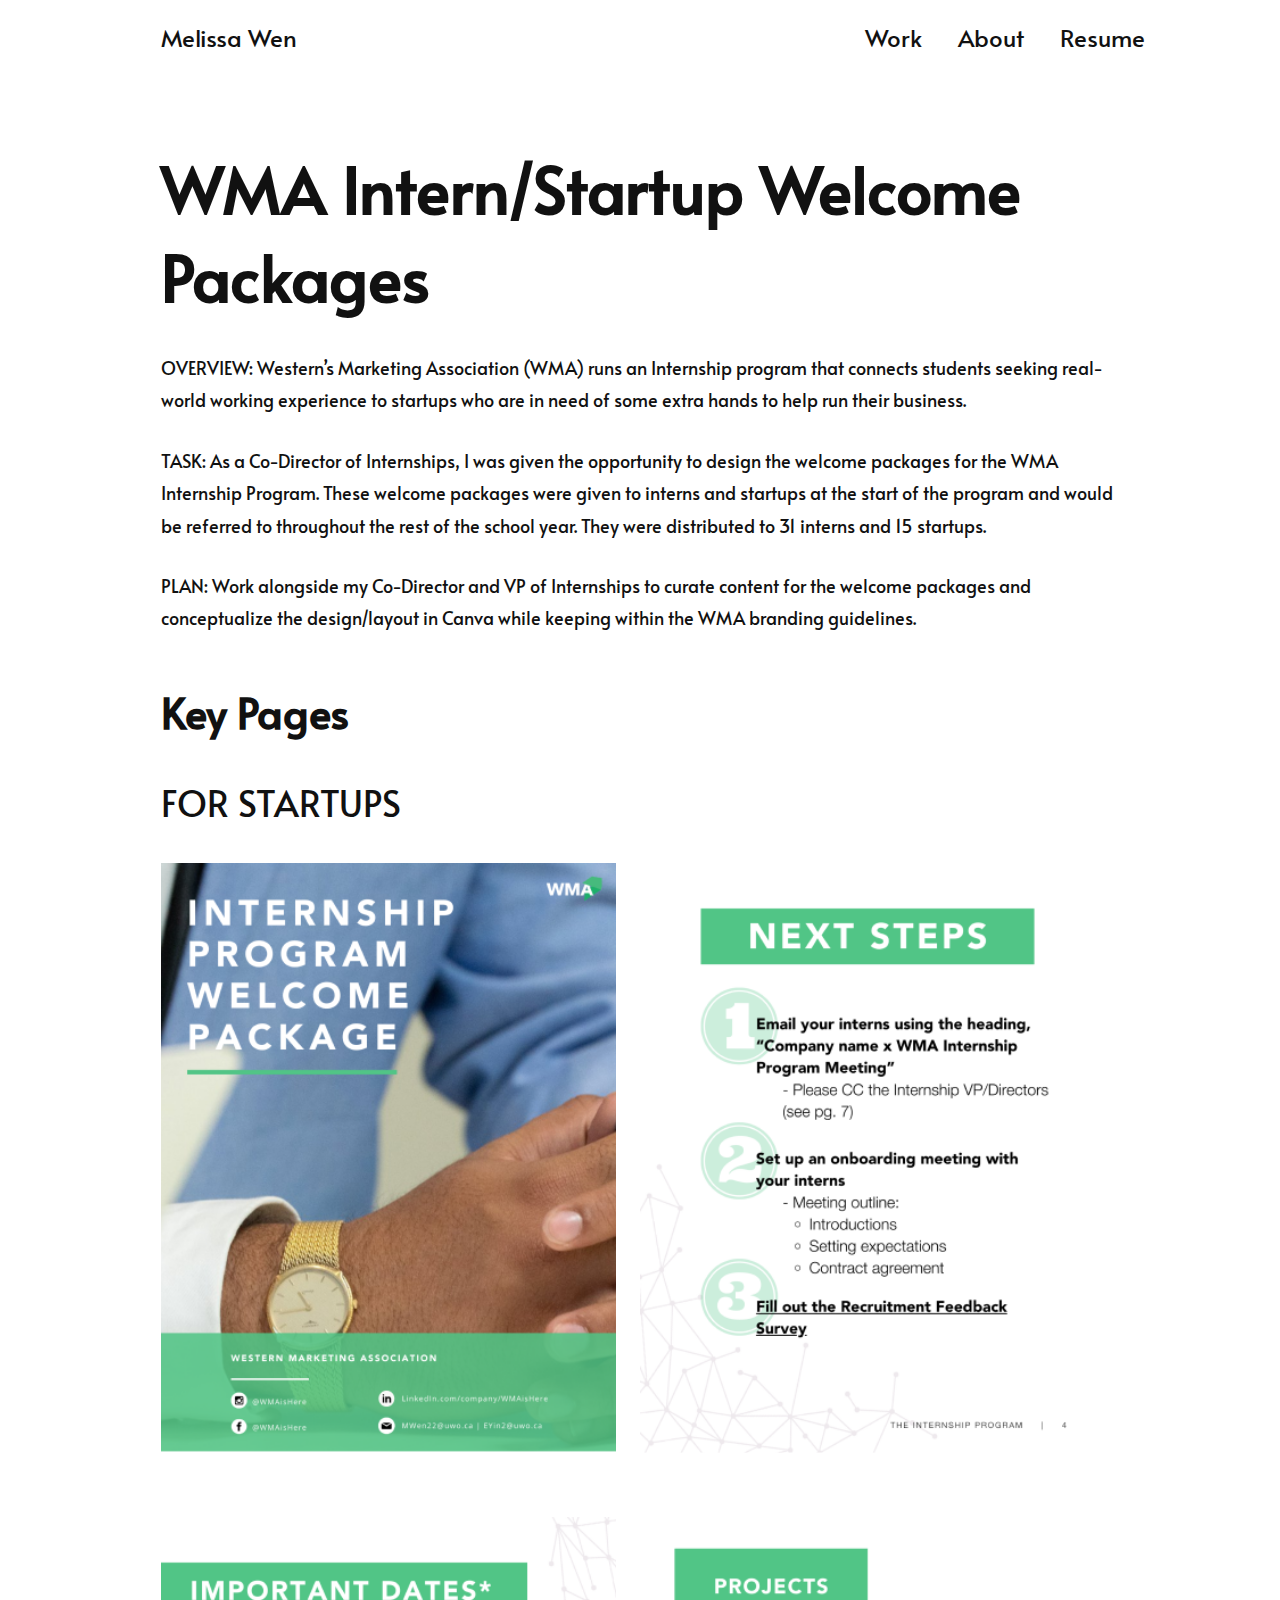
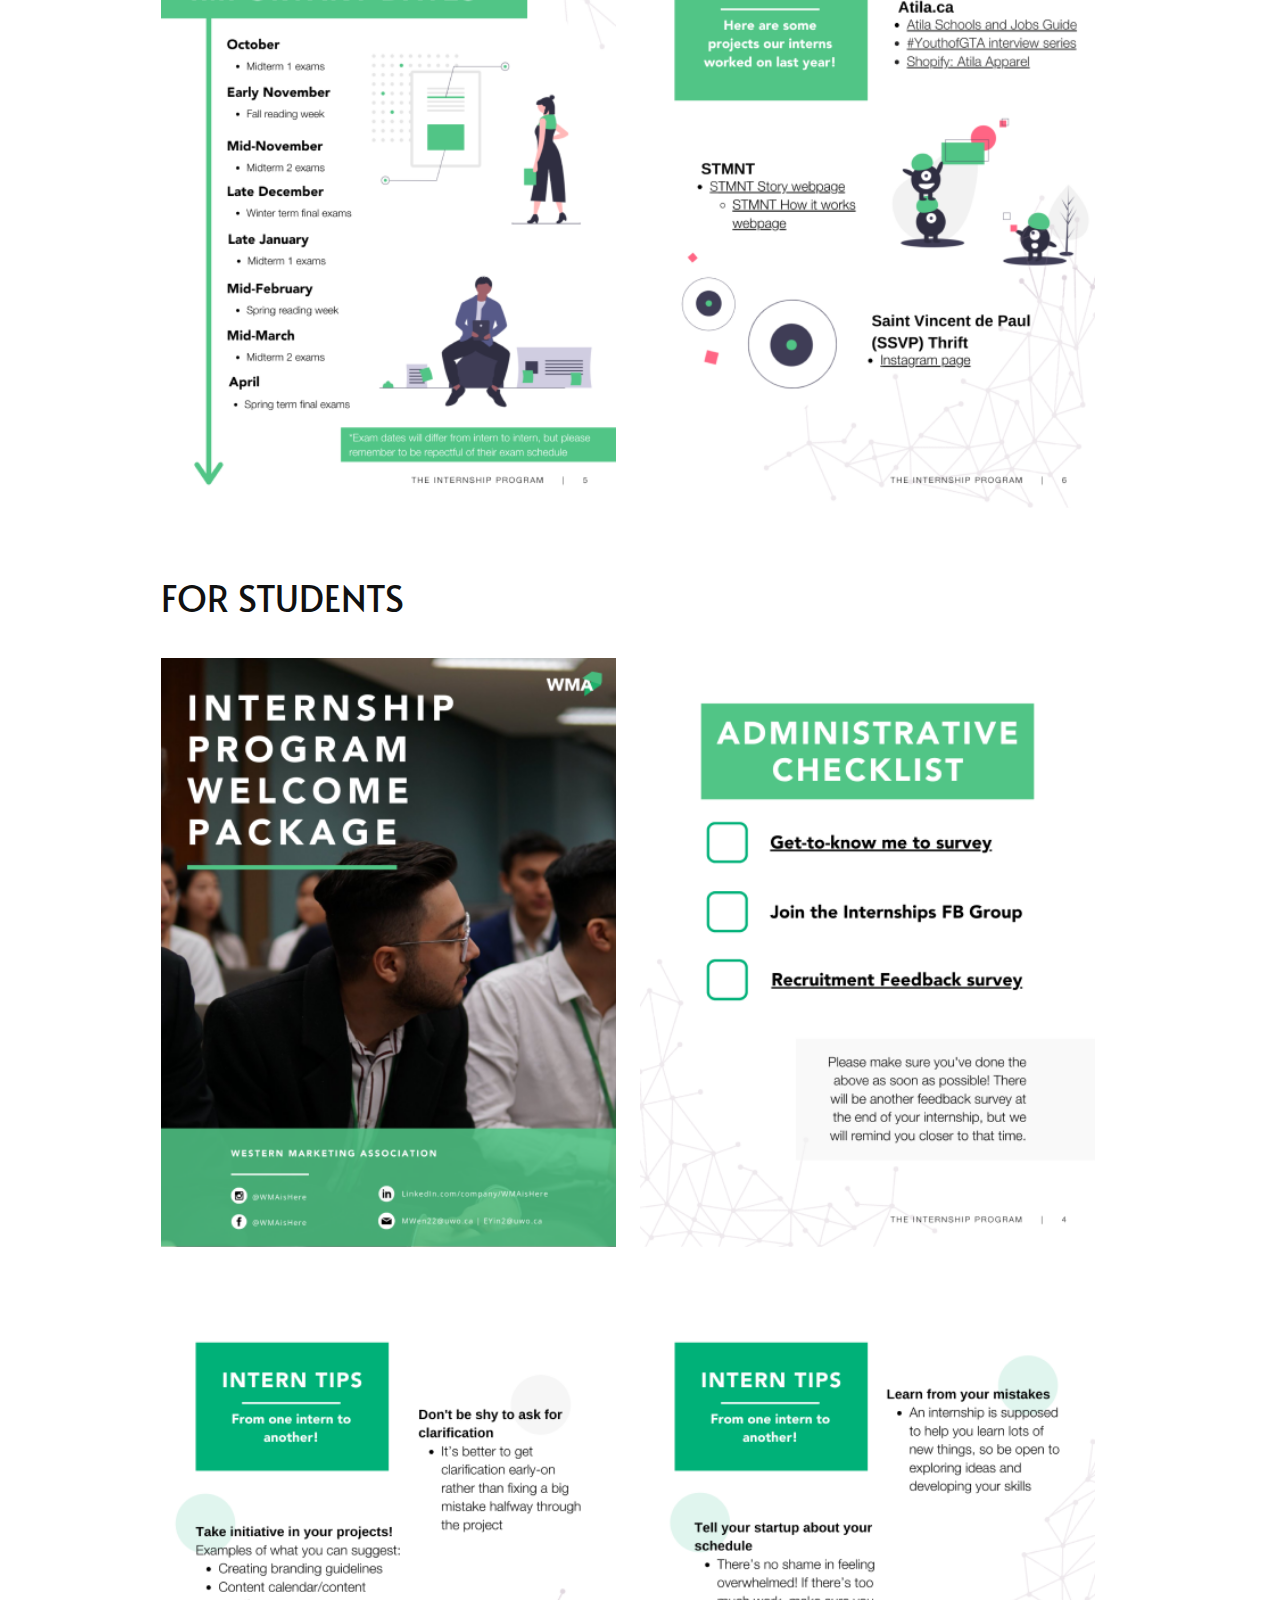
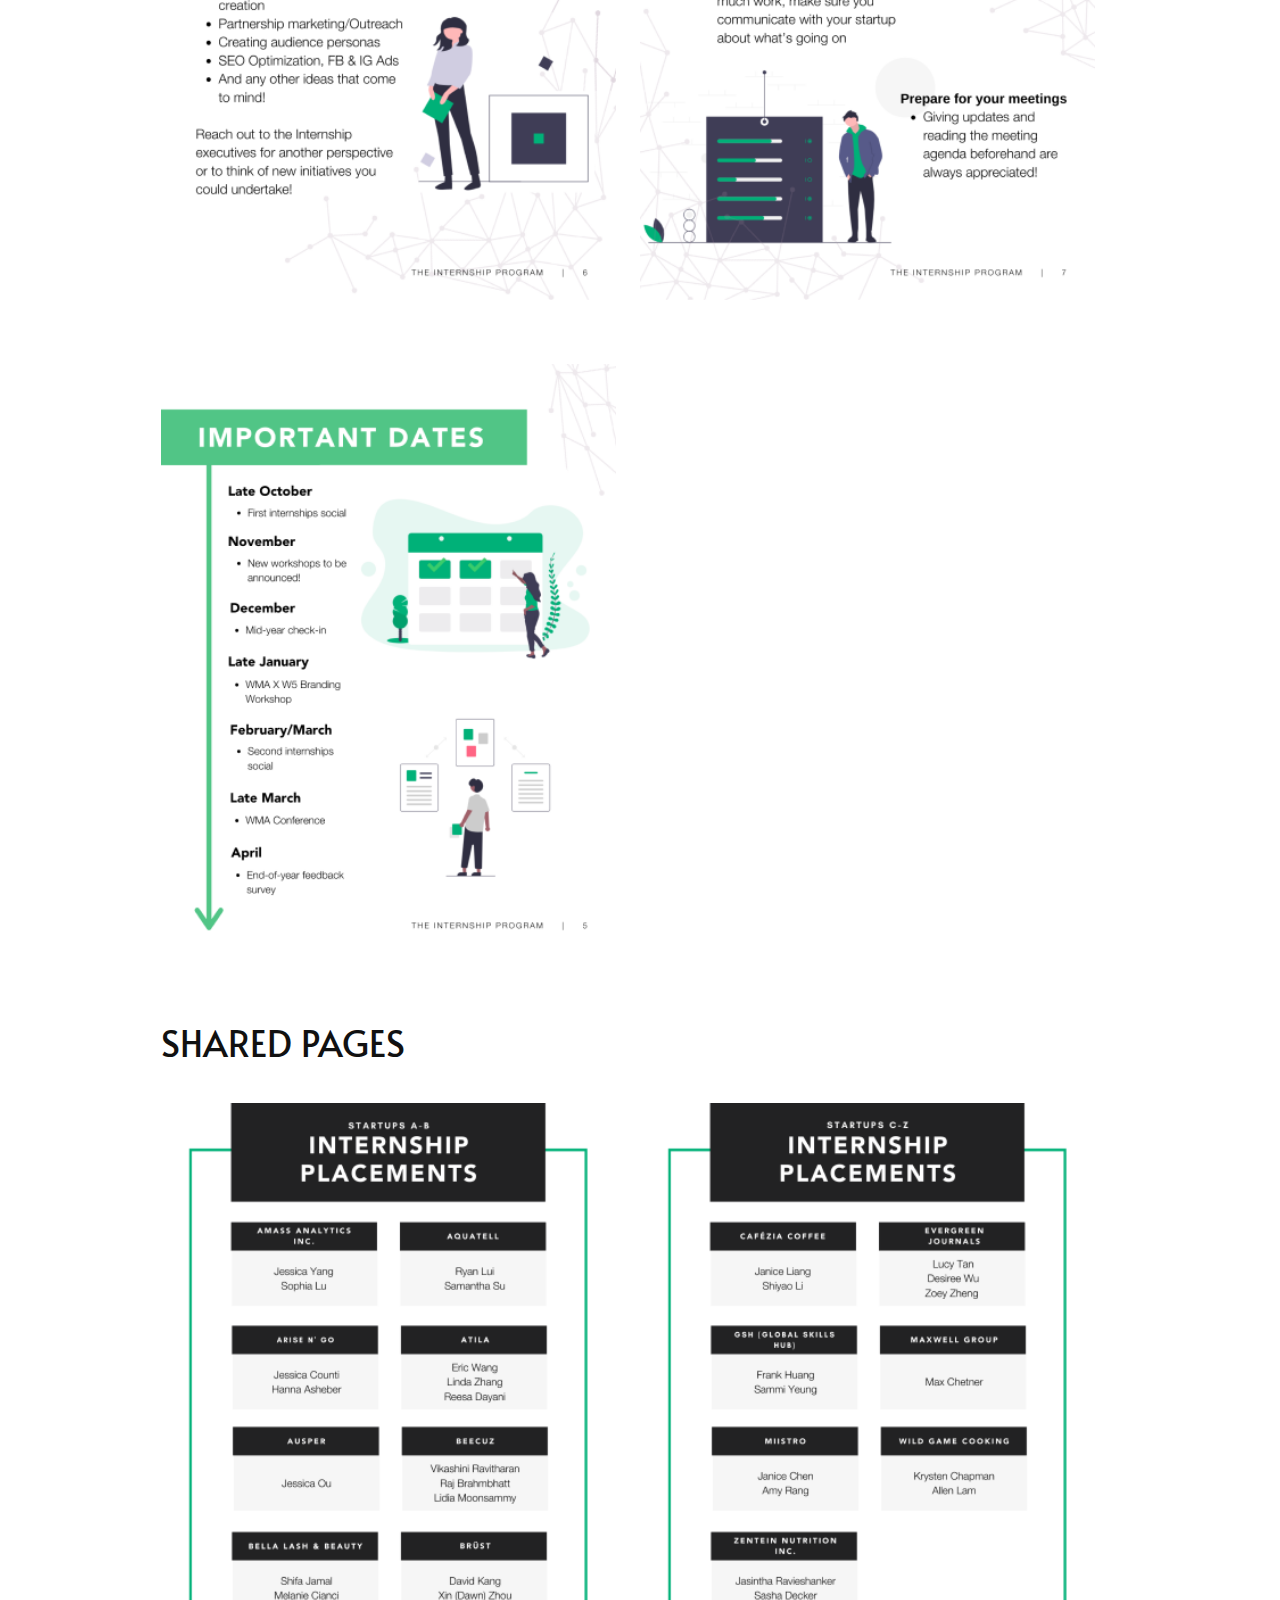
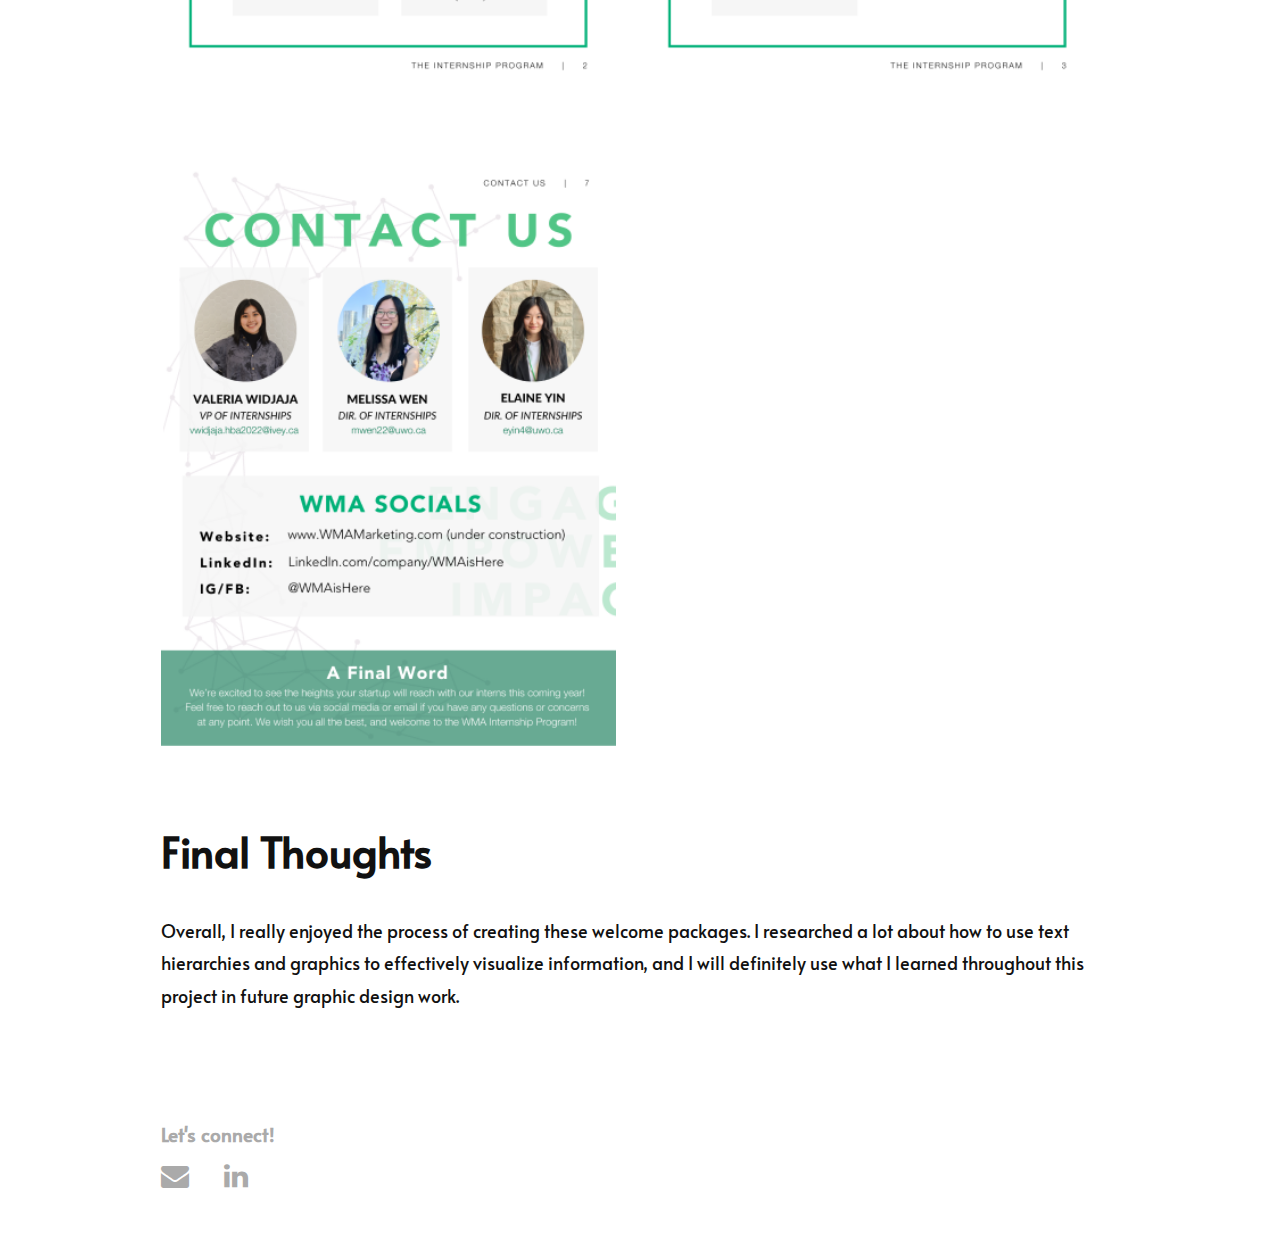
<file: projects/wma.html>
<!DOCTYPE html>
<html lang="en">

<head>
    <meta charset="utf-8" />
    <meta http-equiv="X-UA-Compatible" content="IE=edge" />
    <meta name="viewport" content="width=device-width, initial-scale=1" />

    <title>Melissa Wen | WMA Welcome Package </title>

    <link rel='shortcut icon' href='images/favicon.png' />

    <meta name="description" content="Personal Website of Melissa Wen" />

    <meta property="og:type" content="website" />
    <meta property="og:title" content="Melissa Wen" />
    <meta property="og:description" content="Personal Website of Melissa Wen" />

    <link rel="stylesheet" type="text/css" href="../styles.css" />
    <link rel="stylesheet" href="https://cdnjs.cloudflare.com/ajax/libs/font-awesome/4.7.0/css/font-awesome.min.css">
</head>

<body>
    <nav>
        <a href="../index.html">Melissa Wen</a>
        <div class="nav-items">
            <a href="../index.html#work">Work</a>
            <a href="../about.html">About</a>
            <a href="../melissaresume.pdf" target="_blank">Resume</a>
        </div>
    </nav>
    <section class="project">
        <h1>WMA Intern/Startup Welcome Packages</h1>
        <div class="description">
            <p>OVERVIEW: Western’s Marketing Association (WMA) runs an Internship program that connects students seeking
                real-world working experience to startups who are in need of some extra hands to help run their
                business.
            </p>
            <p>
                TASK: As a Co-Director of Internships, I was given the opportunity to design the welcome packages for
                the WMA Internship Program. These welcome packages were given to interns and startups at the start of
                the program and would be referred to throughout the rest of the school year. They were distributed to 31
                interns and 15 startups.
            </p>
            <p>
                PLAN: Work alongside my Co-Director and VP of Internships to curate content for the welcome packages and
                conceptualize the design/layout in Canva while keeping within the WMA branding guidelines.
            </p>
        </div>
        <div class="process">
            <h2>Key Pages</h2>
            <h3>For Startups</h3>
            <div class="project-row">
                <div class="project-column">
                    <img src="../images/wma1.png" alt="sketch">
                </div>
                <div class="project-column">
                    <img src="../images/wma2.png" alt="sketch">
                </div>
            </div>
            <div class="project-row">
                <div class="project-column">
                    <img src="../images/wma3.png" alt="sketch">
                </div>
                <div class="project-column">
                    <img src="../images/wma4.png" alt="sketch">
                </div>
            </div>
            <h3>For Students</h3>
            <div class="project-row">
                <div class="project-column">
                    <img src="../images/wma5.png" alt="sketch">
                </div>
                <div class="project-column">
                    <img src="../images/wma6.png" alt="sketch">
                </div>
            </div>
            <div class="project-row">
                <div class="project-column">
                    <img src="../images/wma7.png" alt="sketch">
                </div>
                <div class="project-column">
                    <img src="../images/wma8.png" alt="sketch">
                </div>
            </div>
            <div class="project-row">
                <div class="project-column">
                    <img src="../images/wma9.png" alt="sketch">
                </div>
            </div>
            <h3>Shared pages</h3>
            <div class="project-row">
                <div class="project-column">
                    <img src="../images/wma10.png" alt="sketch">
                </div>
                <div class="project-column">
                    <img src="../images/wma11.png" alt="sketch">
                </div>
            </div>
            <div class="project-row">
                <div class="project-column">
                    <img src="../images/wma12.png" alt="sketch">
                </div>
            </div>
        </div>
        <div class="process">
            <h2>Final Thoughts</h2>
            <p>Overall, I really enjoyed the process of creating these welcome packages. I researched a lot about how to
                use text hierarchies and graphics to effectively visualize information, and I will definitely use what I
                learned throughout this project in future graphic design work.</p>
        </div>
    </section>
    <footer>
        <h3>Let's connect!</h3>
        <div class="socials">
            <a target="_blank" href="mailto:melissawen1234@yahoo.com" rel="noopener"><i class="fa fa-envelope"></i></a>
            <a target="_blank" href="https://www.linkedin.com/in/melissa-wen-63aa8b198/" rel="noopener"><i
                    class="fa fa-linkedin"></i></a>
        </div>
    </footer>
</body>

</html>
</file>
<file: styles.css>
@import url("https://fonts.googleapis.com/css2?family=Alata&display=swap");

html {
  scroll-behavior: smooth;
}

body {
  margin: 0;
  font-family: "Alata", sans-serif;
  max-width: 1000px;
  margin-left: auto;
  margin-right: auto;
  color: #111111;
  overflow-x: hidden;
}

nav {
  background-color: #fff;
  display: flex;
  justify-content: space-between;
  z-index: 1;
  position: fixed; /* Set the navbar to fixed position */
  top: 0; /* Position the navbar at the top of the page */
  width: 97%;
  max-width: 1000px;
  padding: 21px;
  color: #111111;
}

nav a {
  font-size: 24px;
  color: #111111;
}

nav a:hover {
  color: #ff8ebd;
}

.nav-items a {
  margin-left: 16px;
  margin-right: 16px;
}

a {
  text-decoration: none;
  transition: 0.2s;
}

a:hover {
  text-decoration: none;
  transition: 0.2s;
}

.landing-container {
  padding: 21px;
  height: 80vh;
  width: 100%;
  display: flex;

  align-items: center;
}

.main {
  display: flex;
  flex-direction: row;
  flex-wrap: wrap;
}

.main .half {
  width: 50%;
}

.main img {
  width: 100%;
}

h1 {
  font-weight: 700;
  font-size: 64px;
  margin-bottom: 0.5em;
}

h2 {
  font-size: 42px;
}

p {
  font-size: 18px;
  line-height: 180%;
}

.landing-container p {
  font-size: 1.6em;
  margin-bottom: 0.1em;
}

#flower {
  animation: flower-animation 2.5s;
  animation-duration: 2.5s;
  animation-iteration-count: 2;
  transform-origin: 70% 70%;
  display: inline-block;
  text-indent: 0 !important;
}

@keyframes flower-animation {
  0% {
    transform: scale(1);
  }

  15% {
    transform: scale(1.05);
  }

  30% {
    transform: scale(0.95);
  }

  100% {
    transform: scale(1);
  }
}

.socials {
  margin-top: 1em;
  font-size: 2.5em;
}

.socials a {
  color: #aaaaaa;
  padding-right: 1em;
}

.socials a:hover {
  color: #ff8ebd;
}

.arrow {
  text-align: center;
  margin: 8% 0;
}

.arrow a {
  color: #aaaaaa;
}

.arrow a:visited {
  color: #aaaaaa;
}

.bounce {
  -moz-animation: bounce 4s infinite;
  -webkit-animation: bounce 4s infinite;
  animation: bounce 4s infinite;
}

@keyframes bounce {
  0%,
  20%,
  50%,
  80%,
  100% {
    transform: translateY(0);
  }
  40% {
    transform: translateY(-20px);
  }
  60% {
    transform: translateY(-10px);
  }
}

.experience-container {
  padding: 21px;
}

.experience-container h2 {
  color: #aaaaaa;
  margin-bottom: 36px;
}

.grid {
  display: flex;
  flex-wrap: wrap;
  justify-content: space-between;
}

.card {
  max-width: 48%;
  margin-bottom: 48px;
}

.card img:hover {
  transform: scale(1.02);
  transition: 0.2s;
}

.card a {
  color: #111111;
}

.card img {
  max-width: 100%;
  -o-object-fit: contain;
  object-fit: contain;
  border: #aaaaaa solid;
  transition: 0.2s;
}

.card h4 {
  color: #6d6d6d;
  margin-bottom: 0;
}

.card h2 {
  margin-top: 0;
  color: #111111;
  margin-bottom: 0;
  transition: 0.2s;
  font-size: 32px;
}

.card h2:hover {
  color: #ff8ebd;
  transition: 0.2s;
}

.card p {
  margin-top: 0;
  margin-bottom: 0;
}

.project {
  padding: 21px;
  margin-top: 80px;
}

.description p {
  margin-bottom: 28px;
}

.process {
  margin-top: 48px;
  margin-bottom: 48px;
}

.process h3 {
  text-transform: uppercase;
  font-weight: 400;
  font-size: 36px;
}

.project-row {
  display: flex;
  flex-direction: row;
  margin-bottom: 36px;
}

.project-row-even {
  display: flex;
  flex-direction: row;
  margin-bottom: 36px;
}

.project-row-odd {
  display: flex;
  flex-direction: row;
  margin-bottom: 36px;
}

.project-column {
  width: 50%;
}

.dent {
  margin-top: 64px;
}

.process img {
  width: 100%;
  margin-bottom: 24px;
}

.project-text {
  max-width: 90%;
}

.project-row-odd .project-text {
  float: right;
}

.project-row-even .project-text {
  float: left;
}

.project-row img {
  width: 95%;
}

footer {
  padding: 21px;
  color: #aaaaaa;
  margin-bottom: 24px;
}

footer h3 {
  margin-bottom: 8px;
}

footer .socials {
  margin-top: 0;
  font-size: 1.75em;
}

.blockquote {
  border-left: 4px solid #ff8ebd;
  padding-left: 16px;
  width: 80%;
}

.blockquote h3 {
  font-size: 21px;
  line-height: 180%;
}

@media screen and (max-width: 480px) {
  .card {
    max-width: 100%;
  }
}

@media screen and (max-width: 650px) {
  nav {
    padding: 14px;
    width: 95%;
  }

  nav a {
    font-size: 16px;
  }

  .nav-items a {
    margin-left: 8px;
    margin-right: 8px;
  }

  h1 {
    font-size: 32px;
  }

  h2 {
    font-size: 28px;
  }

  p {
    font-size: 16px;
  }

  .landing-container p {
    font-size: 21px;
  }

  .socials {
    font-size: 1.75em;
  }

  .project {
    padding: 16px;
  }

  .process h3 {
    font-size: 24px;
  }

  .project-row-odd {
    flex-wrap: wrap-reverse;
  }
  .project-row-even {
    flex-wrap: wrap;
  }

  .project-row {
    flex-wrap: wrap;
  }

  .project-column {
    width: 100%;
  }

  .dent {
    padding-top: 0;
  }

  .project-text {
    max-width: 100%;
    margin-bottom: 24px;
  }

  .project-row-odd .project-text {
    float: left;
  }

  .main {
    flex-wrap: wrap;
  }

  .main img {
    display: none;
  }

  .main .half {
    width: 100%;
  }
}
</file>
